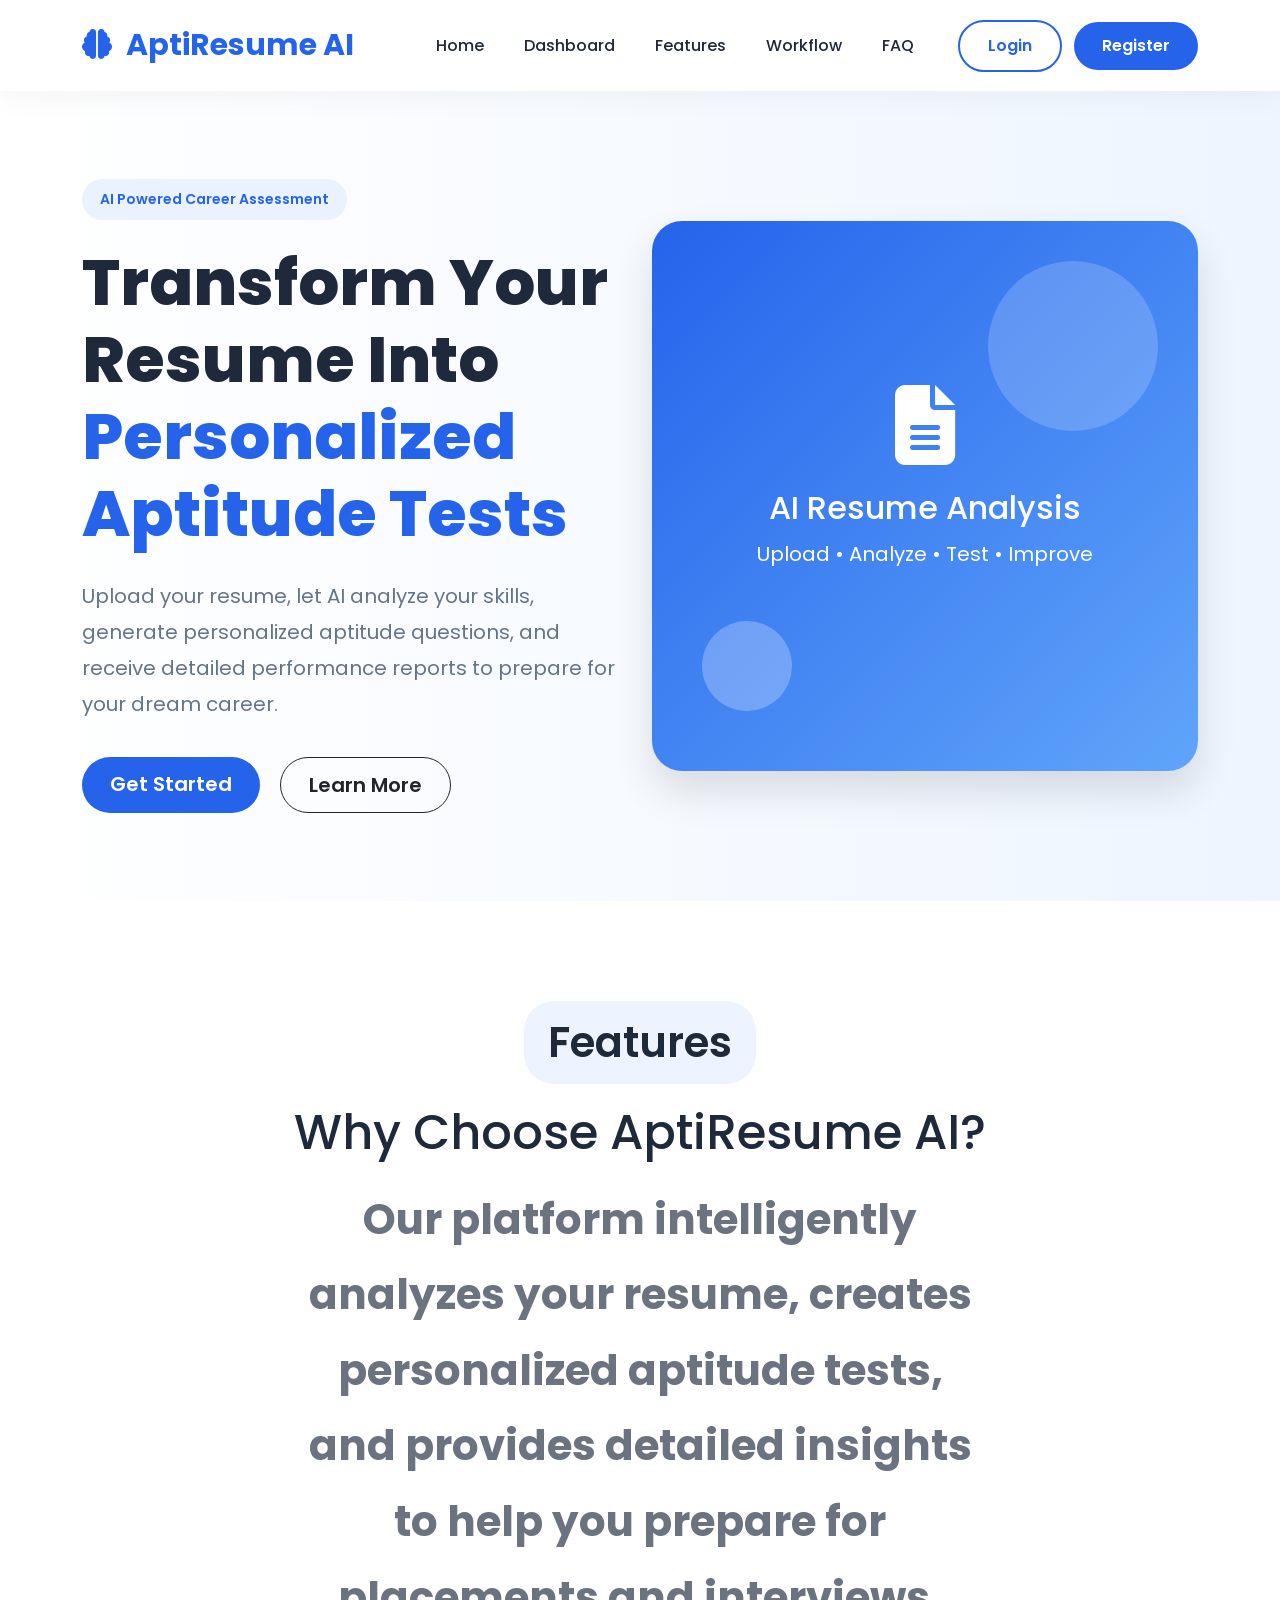
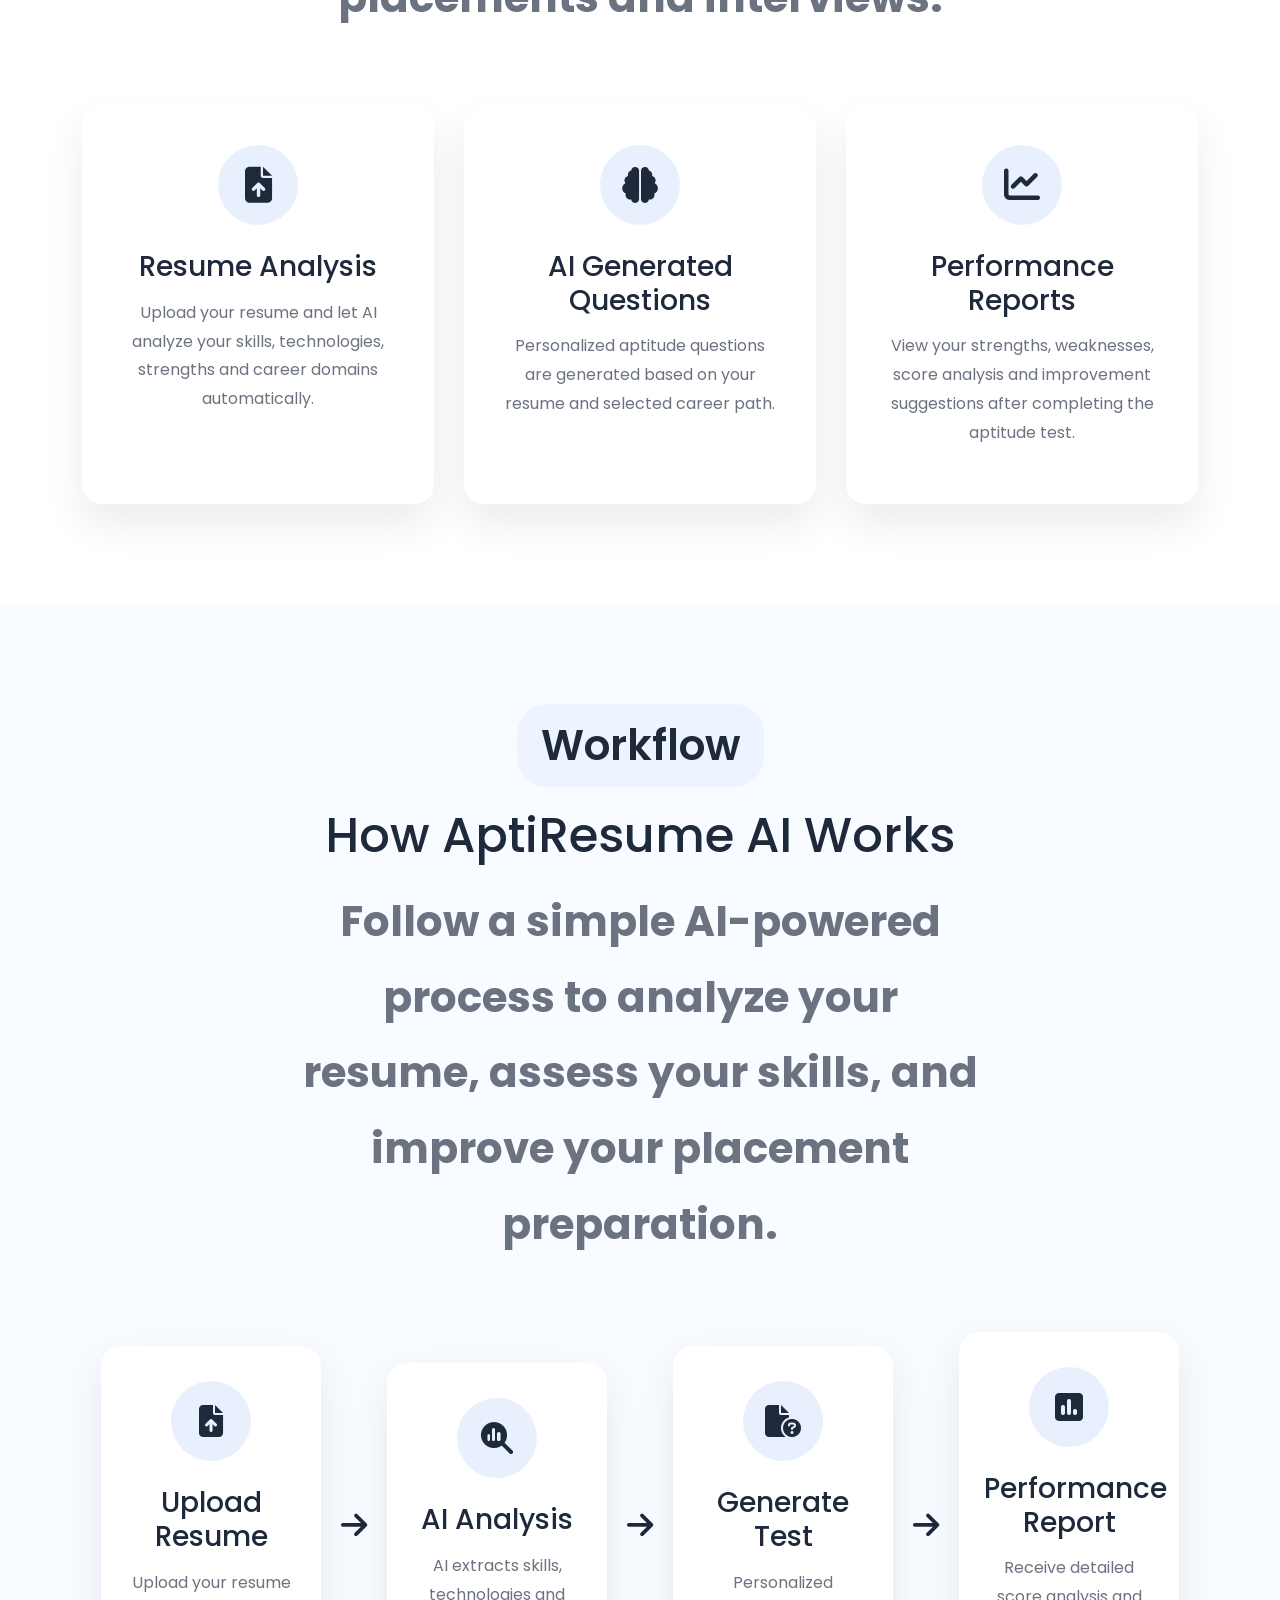
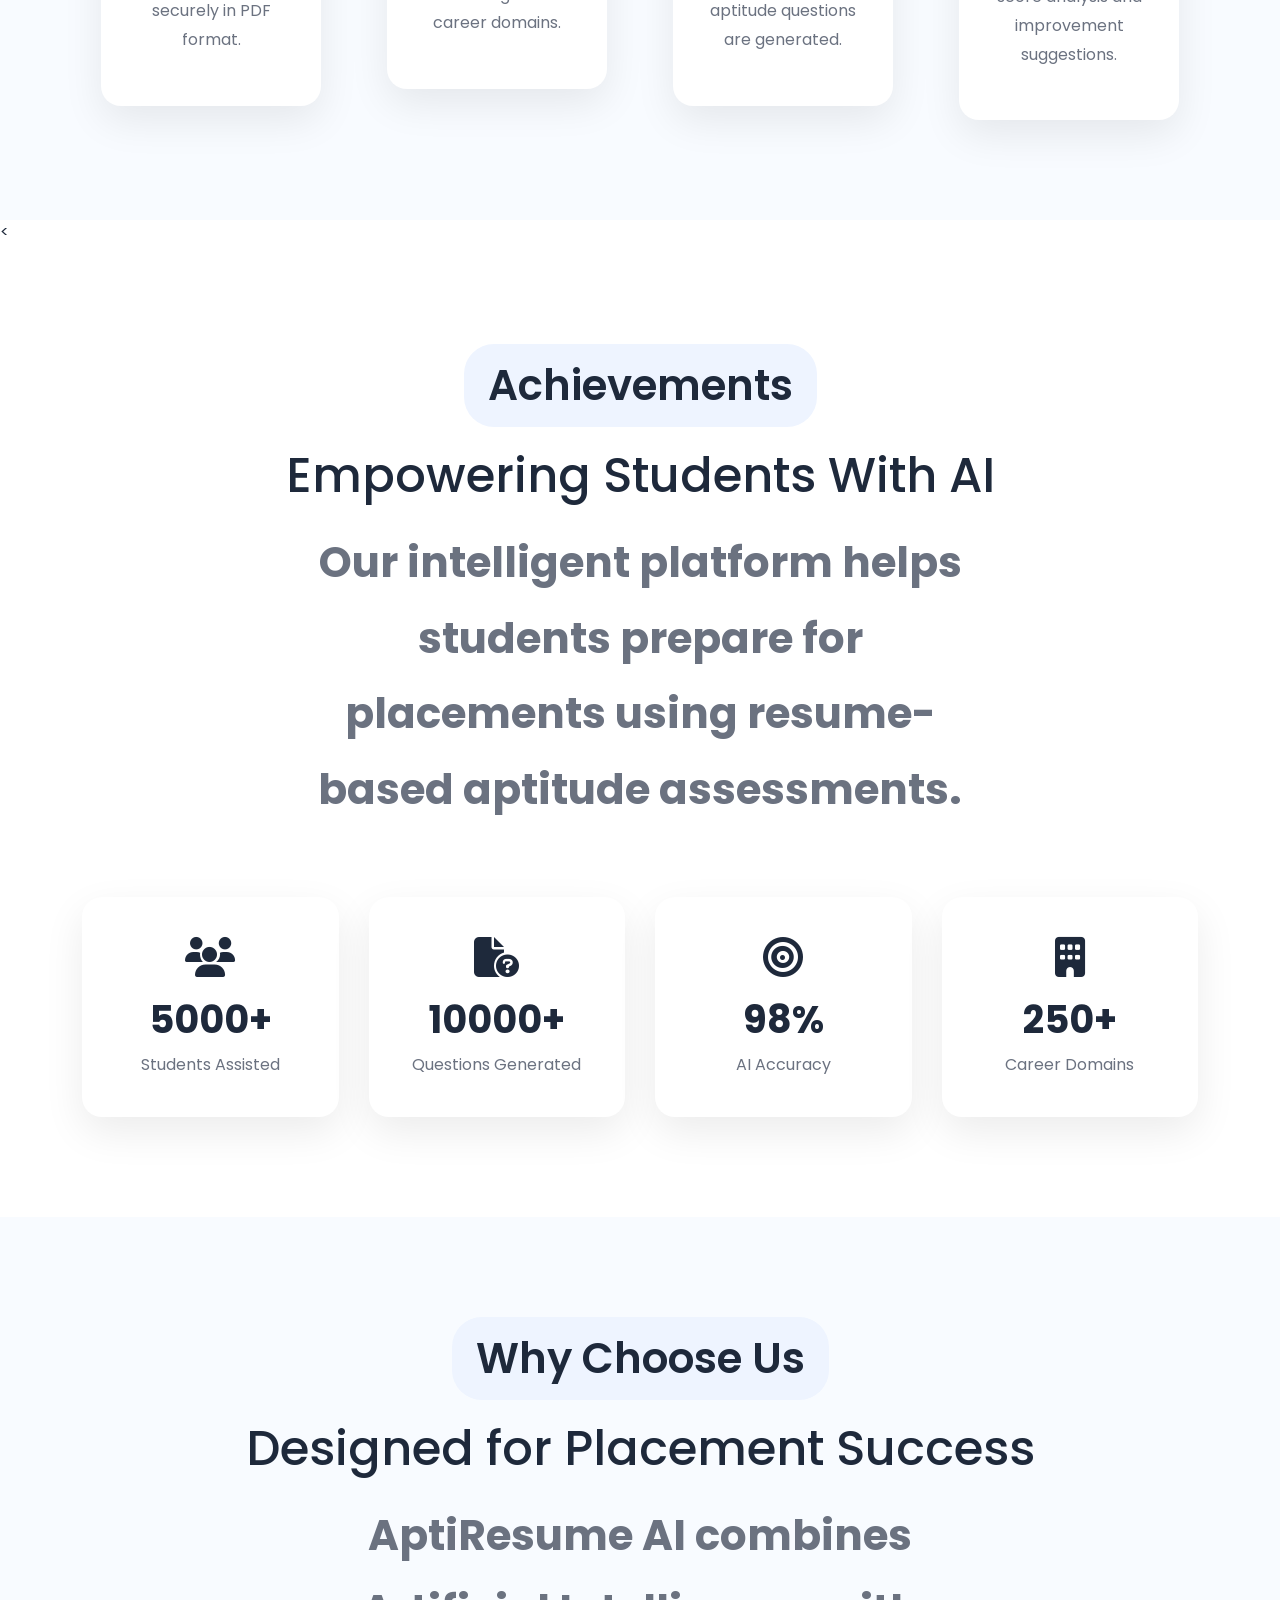
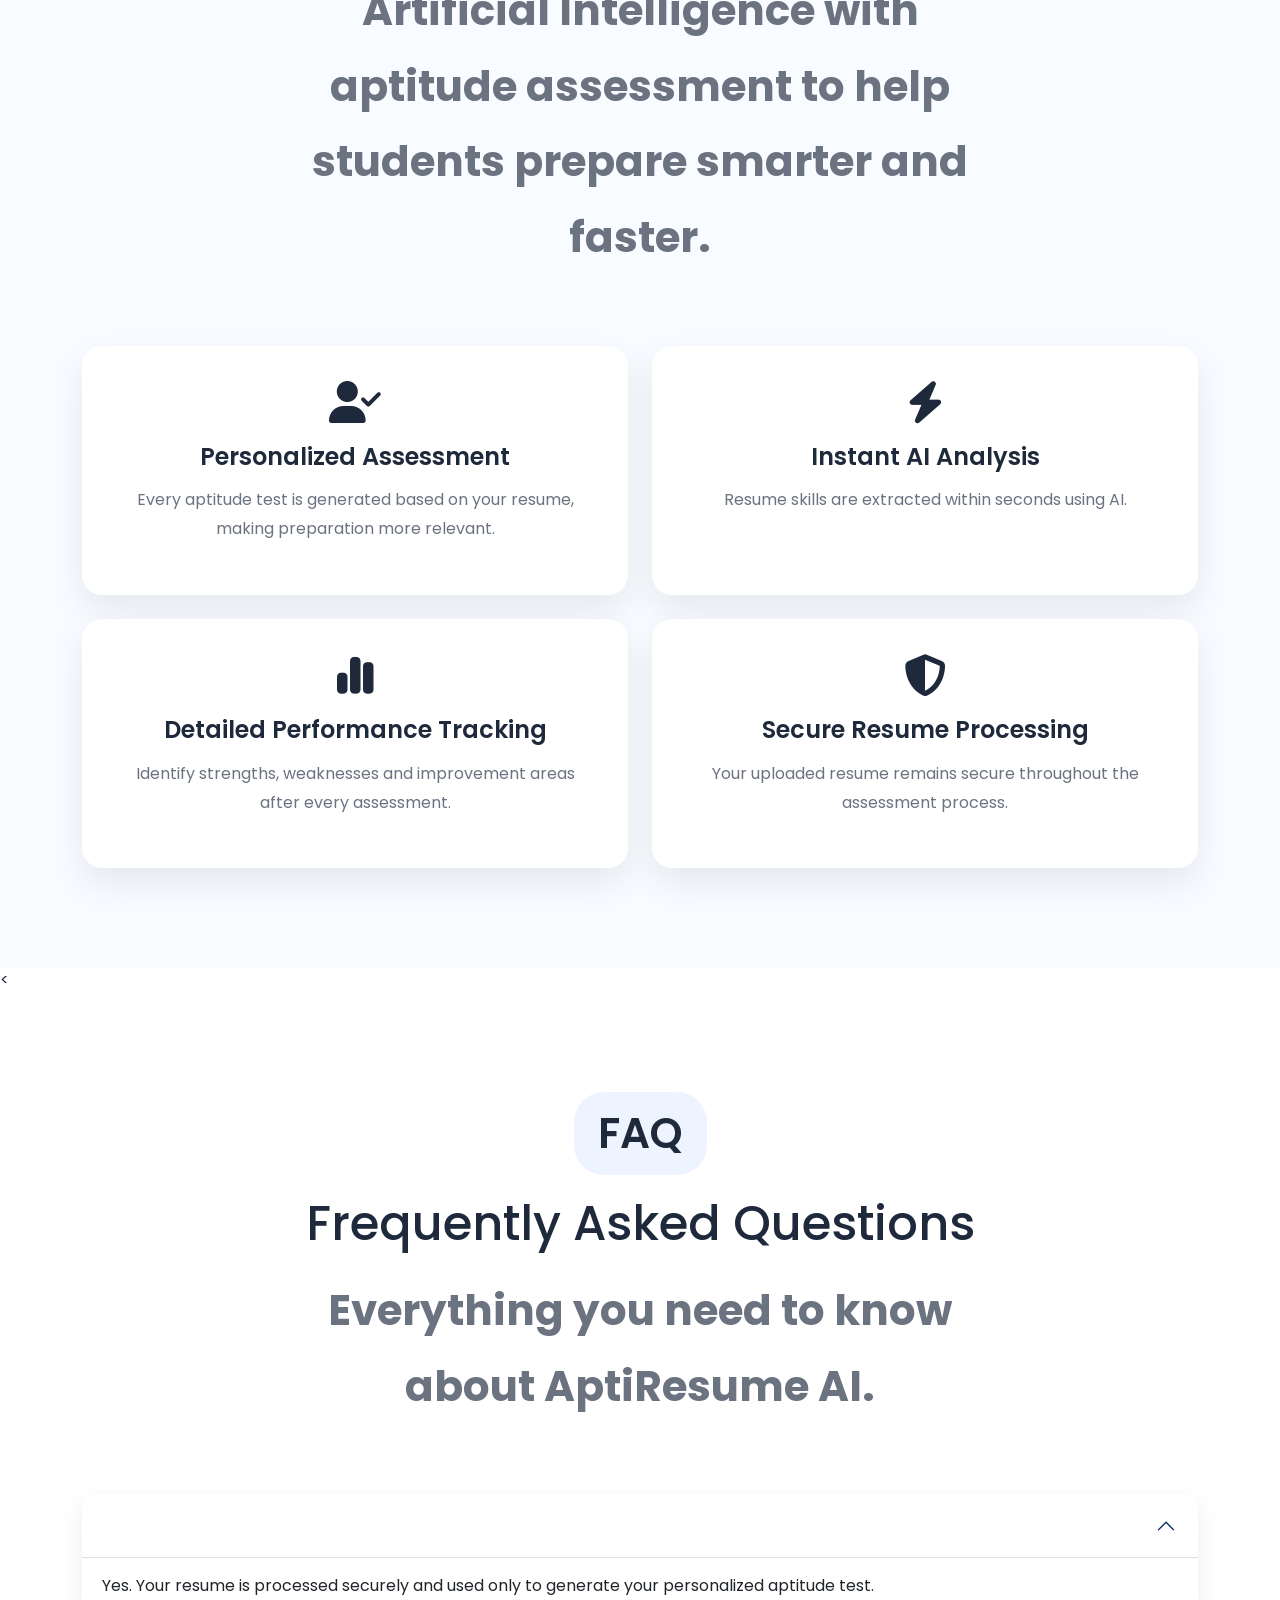
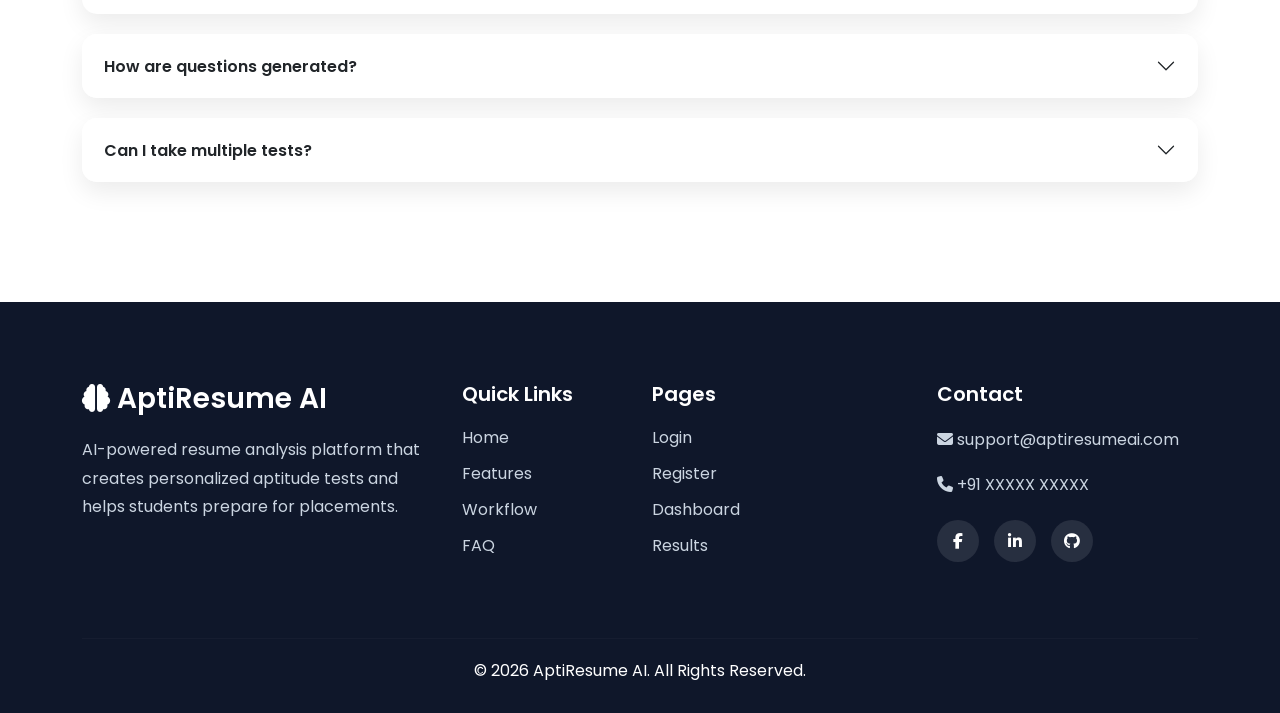
<file: frontend/index.html>
<!DOCTYPE html>
<html lang="en">

<head>

    <!-- Character Encoding -->
    <meta charset="UTF-8">

    <!-- Responsive Website -->
    <meta name="viewport" content="width=device-width, initial-scale=1.0">

    <title>AptiResume AI | Resume Based Aptitude Test</title>

    <!-- Bootstrap CSS -->
    <link href="https://cdn.jsdelivr.net/npm/bootstrap@5.3.3/dist/css/bootstrap.min.css" rel="stylesheet">

    <!-- Google Fonts -->
    <link href="https://fonts.googleapis.com/css2?family=Poppins:wght@300;400;500;600;700;800&display=swap"
        rel="stylesheet">

    <!-- Font Awesome -->
    <link rel="stylesheet"
        href="https://cdnjs.cloudflare.com/ajax/libs/font-awesome/6.5.2/css/all.min.css">

    <!-- Custom CSS -->
    <link rel="stylesheet" href="css/variables.css">
    <link rel="stylesheet" href="css/components.css">
    <link rel="stylesheet" href="css/style.css">
    <link rel="stylesheet" href="css/responsive.css">

</head>

<body>

    <!-- ===========================
         NAVBAR
    ============================ -->

    <nav class="navbar navbar-expand-lg">

        <div class="container">

            <!-- Logo -->

            <a class="navbar-brand" href="index.html">

                <i class="fa-solid fa-brain"></i>

                AptiResume AI

            </a>

            <!-- Mobile Toggle -->

            <button class="navbar-toggler"
                type="button"
                data-bs-toggle="collapse"
                data-bs-target="#navbarMenu">

                <span class="navbar-toggler-icon"></span>

            </button>

            <!-- Navbar Menu -->

            <div class="collapse navbar-collapse"
                id="navbarMenu">

                <ul class="navbar-nav ms-auto">

                    <li class="nav-item">

                      <a class="nav-link active" href="#home">

                            Home

                        </a>

                    </li>

                    <li class="nav-item">
    <a class="nav-link" href="dashboard.html">
        Dashboard
    </a>
</li>

                    <li class="nav-item">

                        <a class="nav-link" href="#features">

                            Features

                        </a>

                    </li>

                    <li class="nav-item">

                        <a class="nav-link" href="#workflow">

                            Workflow

                        </a>

                    </li>

                    <li class="nav-item">

                       <a class="nav-link" href="#faq">
                      FAQ
             </a>

                    </li>

                </ul>

                <div class="ms-lg-4" id="authSection">

                    <a href="login.html"
                        class="btn btn-outline-primary">

                        Login

                    </a>

                    <a href="register.html"
                        class="btn btn-primary ms-2">

                        Register

                    </a>

                </div>

            </div>

        </div>

    </nav>

    <!-- ===========================
         HERO SECTION
    ============================ -->

    <section class="hero" id="home">
        <div class="container">

            <div class="row align-items-center">

                <!-- Left -->

                <div class="col-lg-6">

                    <span class="hero-badge">

                        AI Powered Career Assessment

                    </span>

                    <h1>

                        Transform Your Resume Into

                        <span>

                            Personalized Aptitude Tests

                        </span>

                    </h1>

                    <p>

                        Upload your resume, let AI analyze your skills,
                        generate personalized aptitude questions,
                        and receive detailed performance reports
                        to prepare for your dream career.

                    </p>

                    <div class="hero-buttons">

                       <a href="register.html"
                            class="btn btn-primary btn-lg">

                            Get Started

                        </a>

                        <a href="#features"
                            class="btn btn-outline-dark btn-lg">

                            Learn More

                        </a>

                    </div>

                </div>

                <!-- Right -->

                <div class="col-lg-6">

                    <div class="hero-image">

                        <div class="text-center text-white">

                            <i class="fa-solid fa-file-lines fa-5x mb-4"></i>

                            <h2>

                                AI Resume Analysis

                            </h2>

                            <p class="text-white">

                                Upload • Analyze • Test • Improve

                            </p>

                        </div>

                    </div>

                </div>

            </div>

        </div>

    </section>

    <!-- ===========================
         FEATURES SECTION
    ============================ -->

    <section class="features" id="features">

        <div class="container">

            <div class="section-title">

                <span>Features</span>

                <h2>Why Choose AptiResume AI?</h2>

                <p>

                    Our platform intelligently analyzes your resume,
                    creates personalized aptitude tests,
                    and provides detailed insights to help you prepare
                    for placements and interviews.

                </p>

            </div>

            <div class="feature-grid">

                <!-- Feature 1 -->

                <div class="feature-card">

                    <div class="feature-icon">

                        <i class="fa-solid fa-file-arrow-up"></i>

                    </div>

                    <h3>

                        Resume Analysis

                    </h3>

                    <p>

                        Upload your resume and let AI analyze your skills,
                        technologies, strengths and career domains automatically.

                    </p>

                </div>

                <!-- Feature 2 -->

                <div class="feature-card">

                    <div class="feature-icon">

                        <i class="fa-solid fa-brain"></i>

                    </div>

                    <h3>

                        AI Generated Questions

                    </h3>

                    <p>

                        Personalized aptitude questions are generated
                        based on your resume and selected career path.

                    </p>

                </div>

                <!-- Feature 3 -->

                <div class="feature-card">

                    <div class="feature-icon">

                        <i class="fa-solid fa-chart-line"></i>

                    </div>

                    <h3>

                        Performance Reports

                    </h3>

                    <p>

                        View your strengths, weaknesses,
                        score analysis and improvement suggestions
                        after completing the aptitude test.

                    </p>

                </div>

            </div>

        </div>

    </section>
<!-- ===========================
        WORKFLOW SECTION
=========================== -->

<section class="workflow" id="workflow">

    <div class="container">

        <div class="section-title">

            <span>Workflow</span>

            <h2>How AptiResume AI Works</h2>

            <p>
                Follow a simple AI-powered process to analyze your resume,
                assess your skills, and improve your placement preparation.
            </p>

        </div>

        <div class="workflow-grid">

            <div class="workflow-card">

                <div class="workflow-icon">
                    <i class="fa-solid fa-file-arrow-up"></i>
                </div>

                <h3>Upload Resume</h3>

                <p>
                    Upload your resume securely in PDF format.
                </p>

            </div>

            <div class="workflow-arrow">

                <i class="fa-solid fa-arrow-right"></i>

            </div>

            <div class="workflow-card">

                <div class="workflow-icon">

                    <i class="fa-solid fa-magnifying-glass-chart"></i>

                </div>

                <h3>AI Analysis</h3>

                <p>
                    AI extracts skills, technologies and career domains.
                </p>

            </div>

            <div class="workflow-arrow">

                <i class="fa-solid fa-arrow-right"></i>

            </div>

            <div class="workflow-card">

                <div class="workflow-icon">

                    <i class="fa-solid fa-file-circle-question"></i>

                </div>

                <h3>Generate Test</h3>

                <p>
                    Personalized aptitude questions are generated.
                </p>

            </div>

            <div class="workflow-arrow">

                <i class="fa-solid fa-arrow-right"></i>

            </div>

            <div class="workflow-card">

                <div class="workflow-icon">

                    <i class="fa-solid fa-square-poll-vertical"></i>

                </div>

                <h3>Performance Report</h3>

                <p>
                    Receive detailed score analysis and improvement suggestions.
                </p>

            </div>

        </div>

    </div>

</section>
<!-- ===========================
        STATISTICS SECTION
=========================== -->

<<section class="stats" id="about">

    <div class="container">

        <div class="section-title">

            <span>Achievements</span>

            <h2>Empowering Students With AI</h2>

            <p>

                Our intelligent platform helps students prepare for placements
                using resume-based aptitude assessments.

            </p>

        </div>

        <div class="stats-grid">

            <div class="stat-card">

                <i class="fa-solid fa-users"></i>

                <h2>5000+</h2>

                <p>Students Assisted</p>

            </div>

            <div class="stat-card">

                <i class="fa-solid fa-file-circle-question"></i>

                <h2>10000+</h2>

                <p>Questions Generated</p>

            </div>

            <div class="stat-card">

                <i class="fa-solid fa-bullseye"></i>

                <h2>98%</h2>

                <p>AI Accuracy</p>

            </div>

            <div class="stat-card">

                <i class="fa-solid fa-building"></i>

                <h2>250+</h2>

                <p>Career Domains</p>

            </div>

        </div>

    </div>

</section>
<!-- ===========================
        WHY CHOOSE US
=========================== -->

<section class="why-us">

    <div class="container">

        <div class="section-title">

            <span>Why Choose Us</span>

            <h2>Designed for Placement Success</h2>

            <p>
                AptiResume AI combines Artificial Intelligence with aptitude
                assessment to help students prepare smarter and faster.
            </p>

        </div>

        <div class="row g-4">

            <div class="col-lg-6">

                <div class="why-card">

                    <i class="fa-solid fa-user-check"></i>

                    <h4>Personalized Assessment</h4>

                    <p>
                        Every aptitude test is generated based on your resume,
                        making preparation more relevant.
                    </p>

                </div>

            </div>

            <div class="col-lg-6">

                <div class="why-card">

                    <i class="fa-solid fa-bolt"></i>

                    <h4>Instant AI Analysis</h4>

                    <p>
                        Resume skills are extracted within seconds using AI.
                    </p>

                </div>

            </div>

            <div class="col-lg-6">

                <div class="why-card">

                    <i class="fa-solid fa-chart-simple"></i>

                    <h4>Detailed Performance Tracking</h4>

                    <p>
                        Identify strengths, weaknesses and improvement areas
                        after every assessment.
                    </p>

                </div>

            </div>

            <div class="col-lg-6">

                <div class="why-card">

                    <i class="fa-solid fa-shield-halved"></i>

                    <h4>Secure Resume Processing</h4>

                    <p>
                        Your uploaded resume remains secure throughout the
                        assessment process.
                    </p>

                </div>

            </div>

        </div>

    </div>

</section>
<!-- ===========================
        FAQ SECTION
=========================== -->

<<section class="faq" id="faq">

    <div class="container">

        <div class="section-title">

            <span>FAQ</span>

            <h2>Frequently Asked Questions</h2>

            <p>
                Everything you need to know about AptiResume AI.
            </p>

        </div>

        <div class="accordion" id="faqAccordion">

            <div class="accordion-item">

                <h2 class="accordion-header">

                    <button class="accordion-button" type="button"
                        data-bs-toggle="collapse"
                        data-bs-target="#faq1">

                        Is my resume secure?

                    </button>

                </h2>

                <div id="faq1"
                    class="accordion-collapse collapse show"
                    data-bs-parent="#faqAccordion">

                    <div class="accordion-body">

                        Yes. Your resume is processed securely and used only to generate your personalized aptitude test.

                    </div>

                </div>

            </div>

            <div class="accordion-item">

                <h2 class="accordion-header">

                    <button class="accordion-button collapsed"
                        type="button"
                        data-bs-toggle="collapse"
                        data-bs-target="#faq2">

                        How are questions generated?

                    </button>

                </h2>

                <div id="faq2"
                    class="accordion-collapse collapse"
                    data-bs-parent="#faqAccordion">

                    <div class="accordion-body">

                        Our AI analyzes your resume, extracts skills, and generates aptitude questions tailored to your profile.

                    </div>

                </div>

            </div>

            <div class="accordion-item">

                <h2 class="accordion-header">

                    <button class="accordion-button collapsed"
                        type="button"
                        data-bs-toggle="collapse"
                        data-bs-target="#faq3">

                        Can I take multiple tests?

                    </button>

                </h2>

                <div id="faq3"
                    class="accordion-collapse collapse"
                    data-bs-parent="#faqAccordion">

                    <div class="accordion-body">

                        Yes. You can upload updated resumes and generate new personalized tests anytime.

                    </div>

                </div>

            </div>

        </div>

    </div>

</section>

<!-- ===========================
        FOOTER
=========================== -->

<footer class="footer">

    <div class="container">

        <div class="row">

            <!-- Logo -->

            <div class="col-lg-4 mb-4">

                <h3>

                    <i class="fa-solid fa-brain"></i>

                    AptiResume AI

                </h3>

                <p>

                    AI-powered resume analysis platform that creates
                    personalized aptitude tests and helps students
                    prepare for placements.

                </p>

            </div>

            <!-- Quick Links -->

            <div class="col-lg-2 mb-4">

                <h5>Quick Links</h5>

                <ul class="footer-links">

                    <li><a href="#home">Home</a></li>

                    <li><a href="#features">Features</a></li>

                    <li><a href="#workflow">Workflow</a></li>

                    <li><a href="#faq">FAQ</a></li>

                </ul>

            </div>

            <!-- Pages -->

            <div class="col-lg-3 mb-4">

                <h5>Pages</h5>

                <ul class="footer-links">

                    <li><a href="login.html">Login</a></li>

                    <li><a href="register.html">Register</a></li>

                    <li><a href="#">Dashboard</a></li>

                    <li><a href="#">Results</a></li>

                </ul>

            </div>

            <!-- Contact -->

            <div class="col-lg-3 mb-4">

                <h5>Contact</h5>

                <p>

                    <i class="fa-solid fa-envelope"></i>

                    support@aptiresumeai.com

                </p>

                <p>

                    <i class="fa-solid fa-phone"></i>

                    +91 XXXXX XXXXX

                </p>

                <div class="social-icons">

                    <a href="#"><i class="fab fa-facebook-f"></i></a>

                    <a href="#"><i class="fab fa-linkedin-in"></i></a>

                    <a href="#"><i class="fab fa-github"></i></a>

                </div>

            </div>

        </div>

        <hr>

        <div class="text-center">

            © 2026 AptiResume AI. All Rights Reserved.

        </div>

    </div>

</footer>
    <!-- Bootstrap JS -->

    <script src="https://cdn.jsdelivr.net/npm/bootstrap@5.3.3/dist/js/bootstrap.bundle.min.js"></script>

    <!-- Main JS -->

    <script src="js/auth.js"></script>
    <script src="js/main.js"></script>

</body>

</html>
</file>
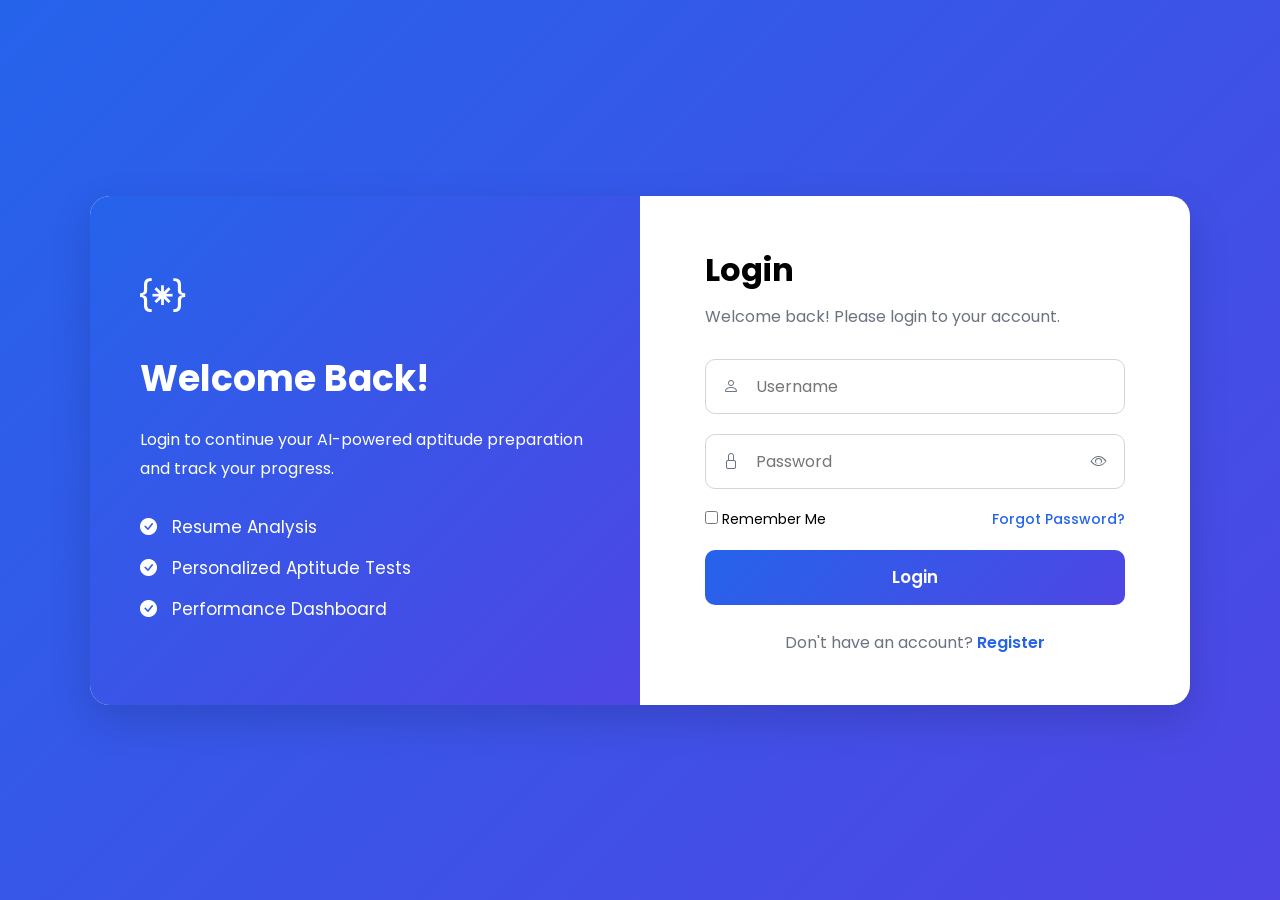
<file: frontend/aptitude-test.html>
<!DOCTYPE html>
<html lang="en">

<head>

    <meta charset="UTF-8">

    <meta name="viewport"
          content="width=device-width, initial-scale=1.0">

    <title>Aptitude Test | AptiResume AI</title>

    <!-- Google Font -->

    <link rel="preconnect"
          href="https://fonts.googleapis.com">

    <link rel="preconnect"
          href="https://fonts.gstatic.com"
          crossorigin>

    <link href="https://fonts.googleapis.com/css2?family=Poppins:wght@300;400;500;600;700&display=swap"
          rel="stylesheet">

    <!-- CSS -->

    <link rel="stylesheet"
          href="css/aptitude-test.css">

</head>

<body>

    <!-- ===========================
            HEADER
    ============================ -->

    <header class="test-header">

        <div class="logo">

            <h1>AptiResume AI</h1>

            <p>AI Personalized Assessment</p>

        </div>

        <div class="timer-container">

            <span>Time Remaining</span>

            <h2 id="timer">30:00</h2>

        </div>

    </header>



    <!-- ===========================
            CANDIDATE INFO
    ============================ -->

    <section class="candidate-card">

        <div class="candidate-left">

            <div class="profile-circle">

                👤

            </div>

            <div>

                <h2 id="candidateName">

                    Loading profile...

                </h2>

                <p>

                    Resume Based AI Assessment

                </p>

            </div>

        </div>


        <div class="candidate-right">

            <div class="info-box">

                <h4>Questions</h4>

                <span id="totalQuestions">

                    15

                </span>

            </div>

            <div class="info-box">

                <h4>Assessment</h4>
<span id="difficulty">
    Resume Based AI Test
</span>

            </div>

            <div class="info-box">

                <h4>Resume Skills</h4>

                <span id="skills">

                    HTML • CSS • JavaScript

                </span>

            </div>

        </div>

    </section>



    <!-- ===========================
            MAIN CONTAINER
    ============================ -->

    <main class="assessment-container">



        <!-- ===========================
                LEFT PANEL
        ============================ -->

        <section class="left-panel">


            <div class="question-top">

                <div>

                    <h3>

                        Question

                        <span id="questionNumber">

                            1

                        </span>

                        /

                        <span id="questionCount">

                            15

                        </span>

                    </h3>

                </div>

            </div>


            <!-- Progress -->

            <div class="progress-section">

                <div class="progress-bar">

                    <div id="progressFill"></div>

                </div>

            </div>



            <!-- AI Badge -->

            <div class="ai-badge">

                🤖 AI Generated Question

            </div>



            <!-- Question Card -->

            <div class="question-card">

                <h2 id="questionText">

                    Loading Question...

                </h2>

            </div>



            <!-- Options -->

            <div id="optionsContainer" class="options">

                <!-- JS will generate options -->

            </div>



            <!-- Navigation -->

            <div class="navigation">

                <button id="prevBtn">

                    ← Previous

                </button>

                <button id="reviewBtn">

                    Mark Review

                </button>

                <button id="nextBtn">

                    Next →

                </button>

            </div>

        </section>



        <!-- ===========================
                RIGHT PANEL
        ============================ -->

        <aside class="right-panel">

                        <!-- ===========================
                    QUESTION PALETTE
            ============================ -->

            <div class="sidebar-card">

                <h3>Question Palette</h3>

                <div id="questionPalette">

                    <!-- Generated by JavaScript -->

                </div>

            </div>


            <!-- ===========================
                    PROGRESS SUMMARY
            ============================ -->

            <div class="sidebar-card">

                <h3>Assessment Progress</h3>

                <div class="progress-summary">

                    <div class="summary-item">

                        <span>Answered</span>

                        <span id="answeredCount">0</span>

                    </div>

                    <div class="summary-item">

                        <span>Marked for Review</span>

                        <span id="reviewCount">0</span>

                    </div>

                    <div class="summary-item">

                        <span>Remaining</span>

                        <span id="remainingCount">15</span>

                    </div>

                </div>

            </div>


            <!-- ===========================
                    LEGEND
            ============================ -->

            <div class="sidebar-card">

                <h3>Status Legend</h3>

                <div class="legend">

                    <div class="legend-item">

                        <span class="legend-color answered"></span>

                        <span>Answered</span>

                    </div>

                    <div class="legend-item">

                        <span class="legend-color review"></span>

                        <span>Marked for Review</span>

                    </div>

                    <div class="legend-item">

                        <span class="legend-color current"></span>

                        <span>Current Question</span>

                    </div>

                    <div class="legend-item">

                        <span class="legend-color unanswered"></span>

                        <span>Not Answered</span>

                    </div>

                </div>

            </div>


            <!-- ===========================
                    SUBMIT BUTTON
            ============================ -->

            <button id="submitBtn">

                🚀 Submit Assessment

            </button>

        </aside>

    </main>



    <!-- ===========================
            SUBMIT MODAL
    ============================ -->

    <div id="submitModal" class="modal">

        <div class="modal-content">

            <h2>

                Submit Assessment?

            </h2>

            <p>

                Please review your answers before submitting.

            </p>

            <div class="modal-buttons">

                <button id="cancelSubmit">

                    Continue Test

                </button>

                <button id="confirmSubmit">

                    Submit

                </button>

            </div>

        </div>

    </div>



    <script src="js/auth.js"></script>
    <script src="js/aptitude-test.js"></script>

</body>

</html>
</html>
</file>
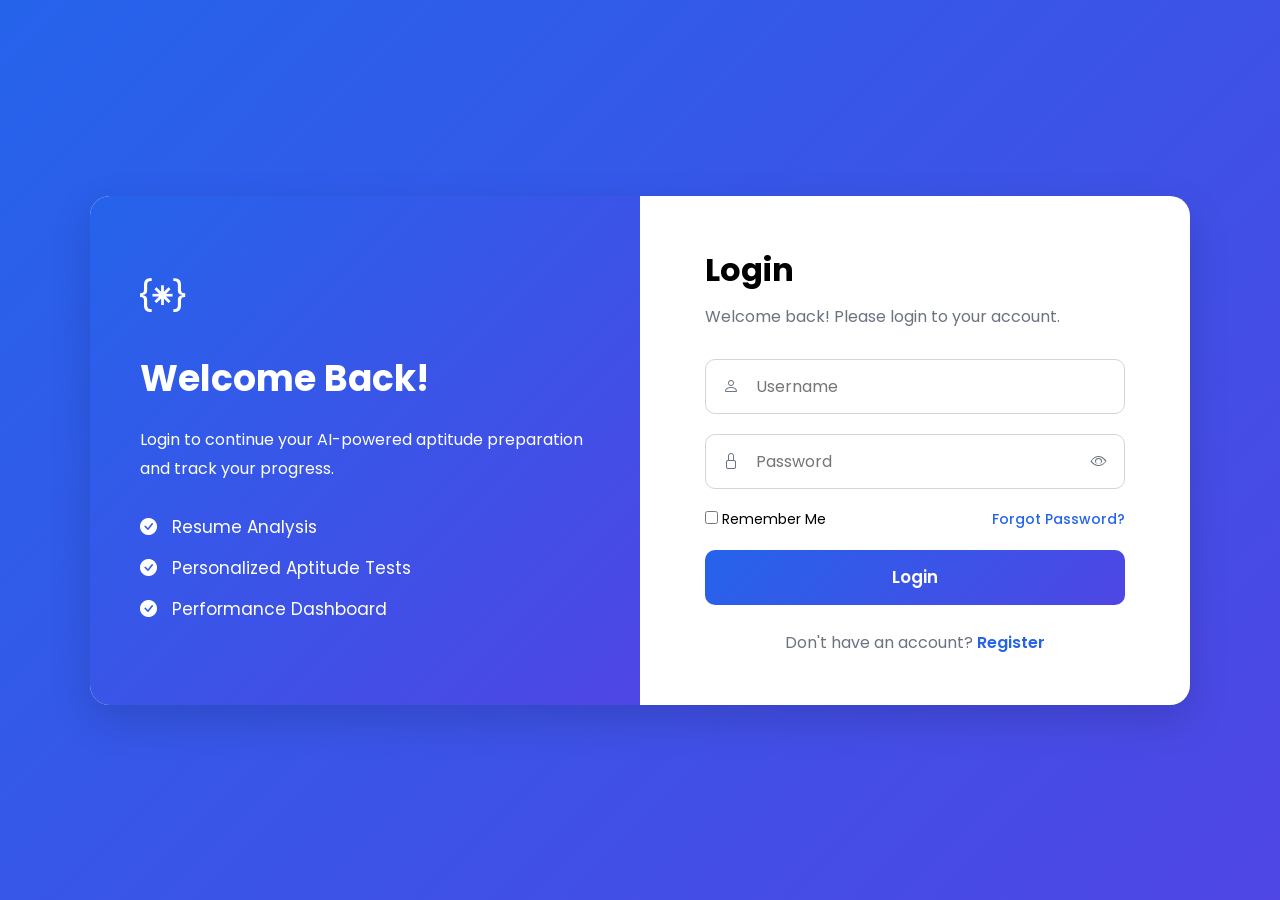
<file: frontend/dashboard.html>
<!DOCTYPE html>
<html lang="en">

<head>

    <meta charset="UTF-8">

    <meta name="viewport" content="width=device-width, initial-scale=1.0">

    <title>Dashboard | AptiResume AI</title>

    <!-- Google Font -->

    <link rel="preconnect" href="https://fonts.googleapis.com">

    <link rel="preconnect" href="https://fonts.gstatic.com" crossorigin>

    <link href="https://fonts.googleapis.com/css2?family=Poppins:wght@300;400;500;600;700&display=swap"
        rel="stylesheet">

    <!-- Bootstrap -->

    <link href="https://cdn.jsdelivr.net/npm/bootstrap@5.3.3/dist/css/bootstrap.min.css"
        rel="stylesheet">

    <!-- Bootstrap Icons -->

    <link rel="stylesheet"
        href="https://cdn.jsdelivr.net/npm/bootstrap-icons@1.11.3/font/bootstrap-icons.min.css">

    <!-- CSS -->

    <link rel="stylesheet" href="css/dashboard.css">

</head>

<body>

    <!-- =========================
         Navbar
    ========================== -->

    <nav class="navbar navbar-expand-lg bg-white shadow-sm sticky-top">

        <div class="container">

            <a class="navbar-brand fw-bold text-primary"
                href="index.html">

                AptiResume AI

            </a>

            <button class="navbar-toggler"
                type="button"
                data-bs-toggle="collapse"
                data-bs-target="#navbarNav">

                <span class="navbar-toggler-icon"></span>

            </button>

            <div class="collapse navbar-collapse"
                id="navbarNav">

                <ul class="navbar-nav mx-auto">

                    <li class="nav-item">

                        <a class="nav-link"
                            href="index.html">

                            Home

                        </a>

                    </li>

                    <li class="nav-item">

                        <a class="nav-link active"
                            href="dashboard.html">

                            Dashboard

                        </a>

                    </li>

                    <li class="nav-item">

                        <a class="nav-link"
                            href="index.html#features">

                            Features

                        </a>

                    </li>

                    <li class="nav-item">

                        <a class="nav-link"
                            href="index.html#workflow">

                            Workflow

                        </a>

                    </li>

                    <li class="nav-item">

                        <a class="nav-link"
                            href="index.html#faq">

                            FAQ

                        </a>

                    </li>

                </ul>

                <!-- Login/Profile -->

                <div id="authSection"></div>

            </div>

        </div>

    </nav>

    <!-- =========================
          Dashboard
    ========================== -->

    <div class="dashboard">

        <h1 id="welcomeText">

            Welcome 👋

        </h1>

        <p>

            Choose an option to continue.

        </p>

        <div class="card-container">

            <div class="card" id="uploadResume">

                <i class="bi bi-file-earmark-arrow-up"></i>

                <h3>

                    Upload Resume

                </h3>

            </div>

            <div class="card">

                <i class="bi bi-patch-question"></i>

                <h3>

                    Generate Test

                </h3>

            </div>

            <div class="card">

                <i class="bi bi-bar-chart"></i>

                <h3>

                    View Results

                </h3>

            </div>

            <div class="card" id="logoutCard">

                <i class="bi bi-box-arrow-right"></i>

                <h3>

                    Logout

                </h3>

            </div>

        </div>

    </div>

    <!-- Bootstrap -->

    <script src="https://cdn.jsdelivr.net/npm/bootstrap@5.3.3/dist/js/bootstrap.bundle.min.js"></script>

    <script src="js/auth.js"></script>

    <!-- Main JS -->

    <script src="js/main.js"></script>

    <!-- Dashboard JS -->

    <script src="js/dashboard.js"></script>

</body>

</html>
</file>
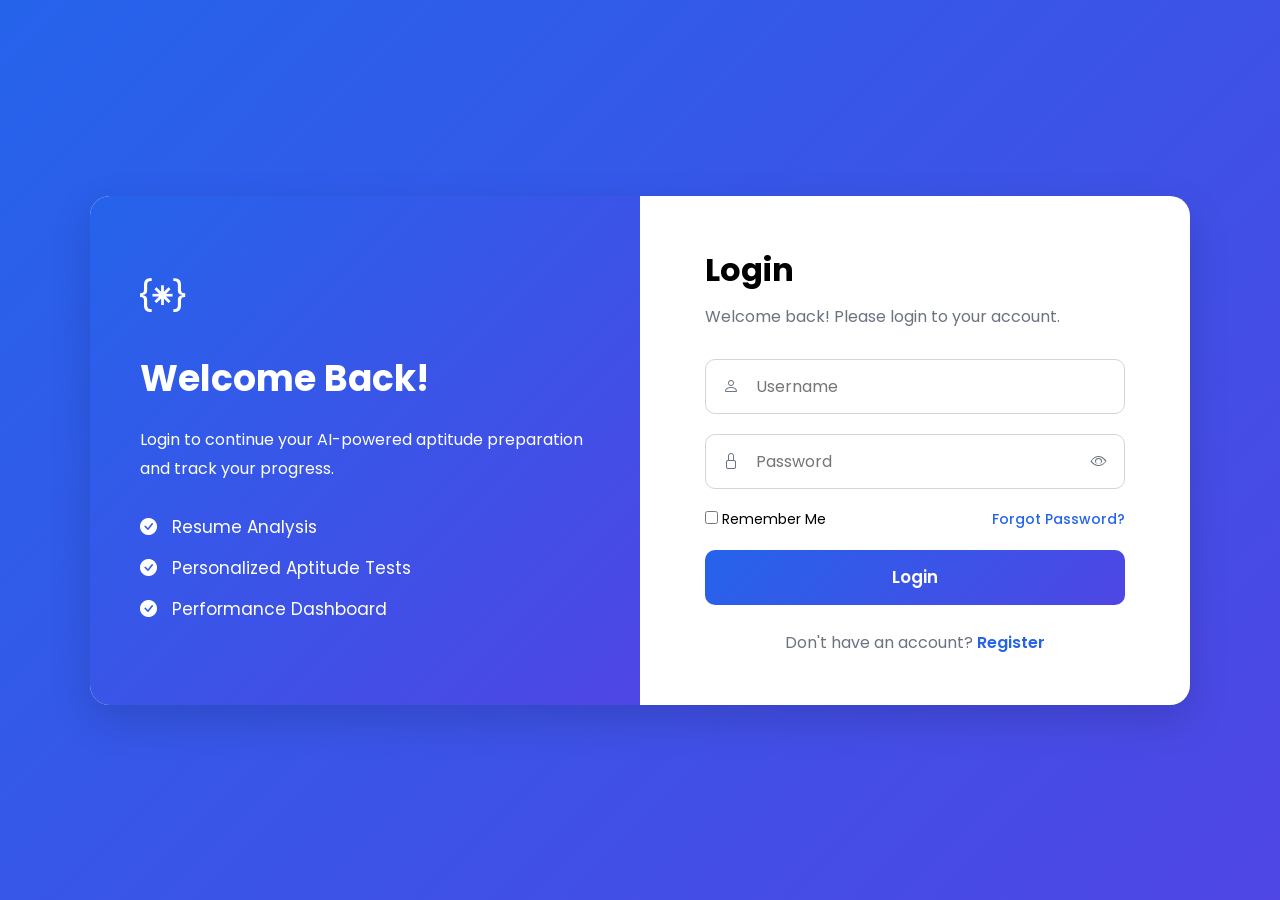
<file: frontend/login.html>
<!DOCTYPE html>
<html lang="en">

<head>

    <meta charset="UTF-8">

    <meta name="viewport" content="width=device-width, initial-scale=1.0">

    <title>Login | AptiResume AI</title>

    <!-- Google Font -->

    <link rel="preconnect" href="https://fonts.googleapis.com">

    <link rel="preconnect" href="https://fonts.gstatic.com" crossorigin>

    <link href="https://fonts.googleapis.com/css2?family=Poppins:wght@300;400;500;600;700&display=swap"
        rel="stylesheet">

    <!-- Bootstrap Icons -->

    <link rel="stylesheet"
        href="https://cdn.jsdelivr.net/npm/bootstrap-icons@1.11.3/font/bootstrap-icons.min.css">

    <!-- CSS -->

    <link rel="stylesheet" href="css/login.css">

</head>

<body>

    <div class="container">

        <!-- Left Section -->

        <div class="left-section">

            <div class="logo">

                <i class="bi bi-braces-asterisk"></i>

            </div>

            <h1>Welcome Back!</h1>

            <p>

                Login to continue your AI-powered aptitude preparation
                and track your progress.

            </p>

            <ul class="features-list">

                <li>
                    <i class="bi bi-check-circle-fill"></i>
                    Resume Analysis
                </li>

                <li>
                    <i class="bi bi-check-circle-fill"></i>
                    Personalized Aptitude Tests
                </li>

                <li>
                    <i class="bi bi-check-circle-fill"></i>
                    Performance Dashboard
                </li>

            </ul>

        </div>

        <!-- Right Section -->

        <div class="right-section">

            <div class="login-box">

                <h2>Login</h2>

                <p>Welcome back! Please login to your account.</p>
                     <form id="loginForm">

   <!-- Username -->
<div class="input-box">
    <i class="bi bi-person"></i>

    <input
        type="text"
        id="username"
        placeholder="Username"
        required>
</div>

    <!-- Password -->

    <div class="input-box">

        <i class="bi bi-lock"></i>

        <input
            type="password"
            id="password"
            placeholder="Password"
            required>

        <i class="bi bi-eye toggle-password"></i>

    </div>

    <!-- Remember Me -->

    <div class="remember-forgot">

        <label>

            <input type="checkbox">

            Remember Me

        </label>

        <a href="reset-password.html" class="forgot-link">
    Forgot Password?
</a>

    </div>

    <!-- Login Button -->

    <button type="submit" class="btn-login">

        Login

    </button>

</form>

<div class="bottom-text">

    Don't have an account?

    <a href="register.html">

        Register

    </a>

</div>
            </div>

        </div>

    </div>
<script src="js/login.js"></script>
</body>

</html>
</file>
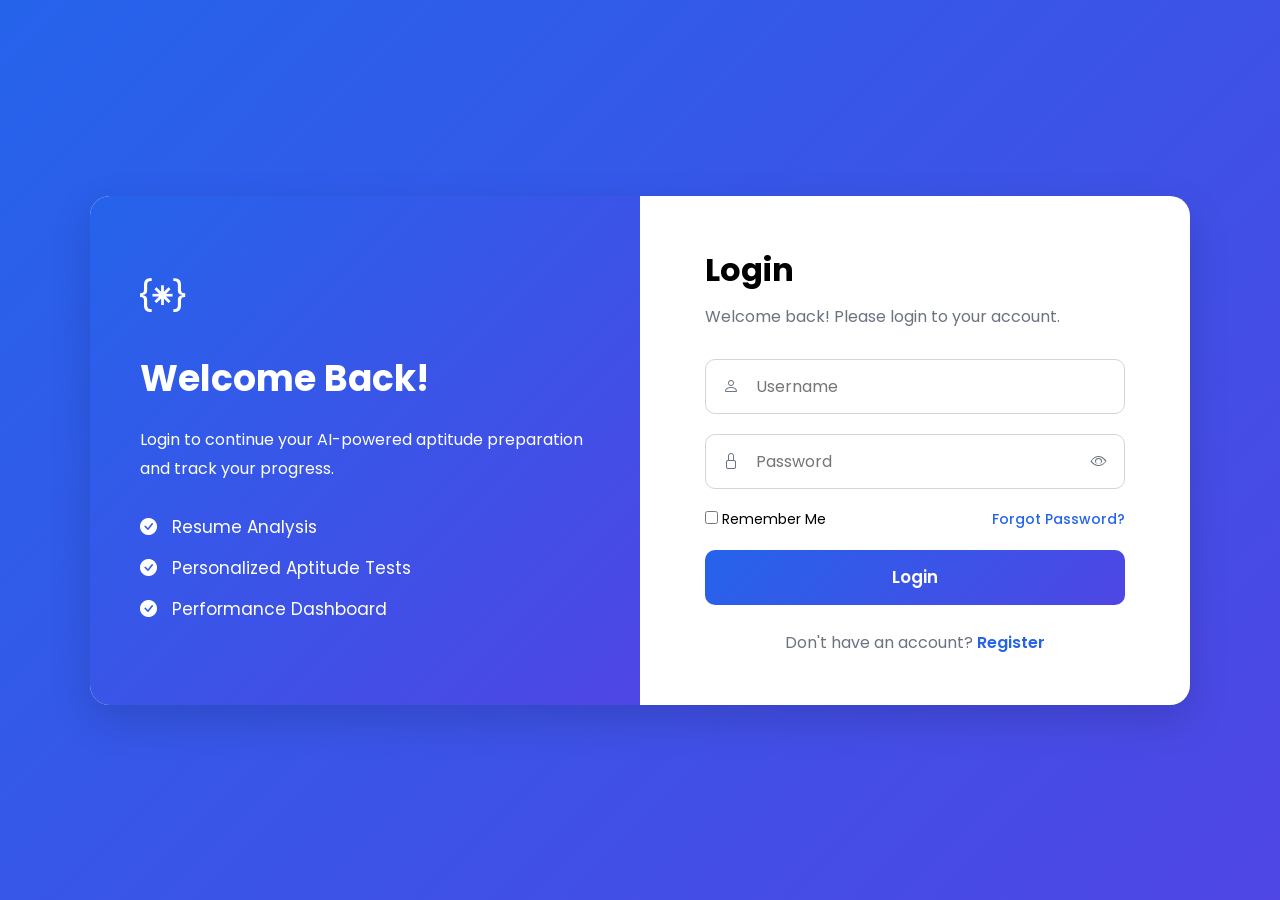
<file: frontend/profile.html>
<!DOCTYPE html>
<html lang="en">

<head>

    <meta charset="UTF-8">

    <meta name="viewport" content="width=device-width, initial-scale=1.0">

    <title>My Profile | AptiResume AI</title>

    <!-- Google Font -->

    <link rel="preconnect" href="https://fonts.googleapis.com">

    <link rel="preconnect" href="https://fonts.gstatic.com" crossorigin>

    <link href="https://fonts.googleapis.com/css2?family=Poppins:wght@300;400;500;600;700&display=swap"
        rel="stylesheet">

    <!-- Bootstrap -->

    <link href="https://cdn.jsdelivr.net/npm/bootstrap@5.3.3/dist/css/bootstrap.min.css"
        rel="stylesheet">

    <!-- Bootstrap Icons -->

    <link rel="stylesheet"
        href="https://cdn.jsdelivr.net/npm/bootstrap-icons@1.11.3/font/bootstrap-icons.min.css">

    <!-- CSS -->

    <link rel="stylesheet" href="css/profile.css">

</head>

<body>

    <!-- =========================
            Navbar
    ========================== -->

    <nav class="navbar navbar-expand-lg bg-white shadow-sm sticky-top">

        <div class="container">

            <a class="navbar-brand fw-bold text-primary"
                href="index.html">

                AptiResume AI

            </a>

            <button class="navbar-toggler"
                type="button"
                data-bs-toggle="collapse"
                data-bs-target="#navbarNav">

                <span class="navbar-toggler-icon"></span>

            </button>

            <div class="collapse navbar-collapse"
                id="navbarNav">

                <ul class="navbar-nav mx-auto">

                    <li class="nav-item">
                        <a class="nav-link" href="index.html">Home</a>
                    </li>

                    <li class="nav-item">
                        <a class="nav-link" href="dashboard.html">Dashboard</a>
                    </li>

                    <li class="nav-item">
                        <a class="nav-link" href="index.html#features">Features</a>
                    </li>

                    <li class="nav-item">
                        <a class="nav-link" href="index.html#workflow">Workflow</a>
                    </li>

                    <li class="nav-item">
                        <a class="nav-link" href="index.html#faq">FAQ</a>
                    </li>

                </ul>

                <div id="authSection"></div>

            </div>

        </div>

    </nav>

    <!-- =========================
            Profile
    ========================== -->

    <div class="profile-container">

        <!-- Left -->

        <div class="profile-card">

            <img src="https://i.pravatar.cc/200"
                id="profileImage">

            <input
                type="file"
                id="imageInput"
                hidden>

            <button id="changePhoto">

                <i class="bi bi-camera-fill"></i>

                Change Photo

            </button>

            <h2 id="profileName">

                User Name

            </h2>

            <p id="profileEmail">

                user@email.com

            </p>

        </div>

        <!-- Right -->

        <div class="details-card">

            <h3>General Information</h3>

            <div class="row">

                <div class="col-md-6">

                    <label>Full Name</label>

                    <input
                        type="text"
                        id="fullName">

                </div>

                <div class="col-md-6">

                    <label>Email</label>

                    <input
                        type="email"
                        id="email"
                        readonly>

                </div>

                <div class="col-md-6">

                    <label>College</label>

                    <input
                        type="text"
                        id="college">

                </div>

                <div class="col-md-6">

                    <label>Branch</label>

                    <input
                        type="text"
                        id="branch">

                </div>

                <div class="col-md-6">

                    <label>Year</label>

                    <input
                        type="text"
                        id="year">

                </div>

            </div>

            <hr>

            <h3>Resume</h3>

            <p>

                📄 Resume Uploaded

            </p>

            <button class="btn btn-primary">

                Upload New Resume

            </button>

            <hr>

            <h3>Statistics</h3>

            <ul>

                <li>Tests Attempted : <span id="tests">0</span></li>

                <li>Highest Score : <span id="highest">0%</span></li>

                <li>Average Score : <span id="average">0%</span></li>

            </ul>

            <hr>

            <h3>Security</h3>

            <a href="reset-password.html"
class="btn btn-warning">

Reset Password

</a>

            <br><br>

            <button
                class="btn btn-success"
                id="saveProfile">

                Save Changes

            </button>

        </div>

    </div>

    <script src="https://cdn.jsdelivr.net/npm/bootstrap@5.3.3/dist/js/bootstrap.bundle.min.js"></script>

    <script src="js/auth.js"></script>
    <script src="js/main.js"></script>

    <script src="js/profile.js"></script>

</body>

</html>
</file>
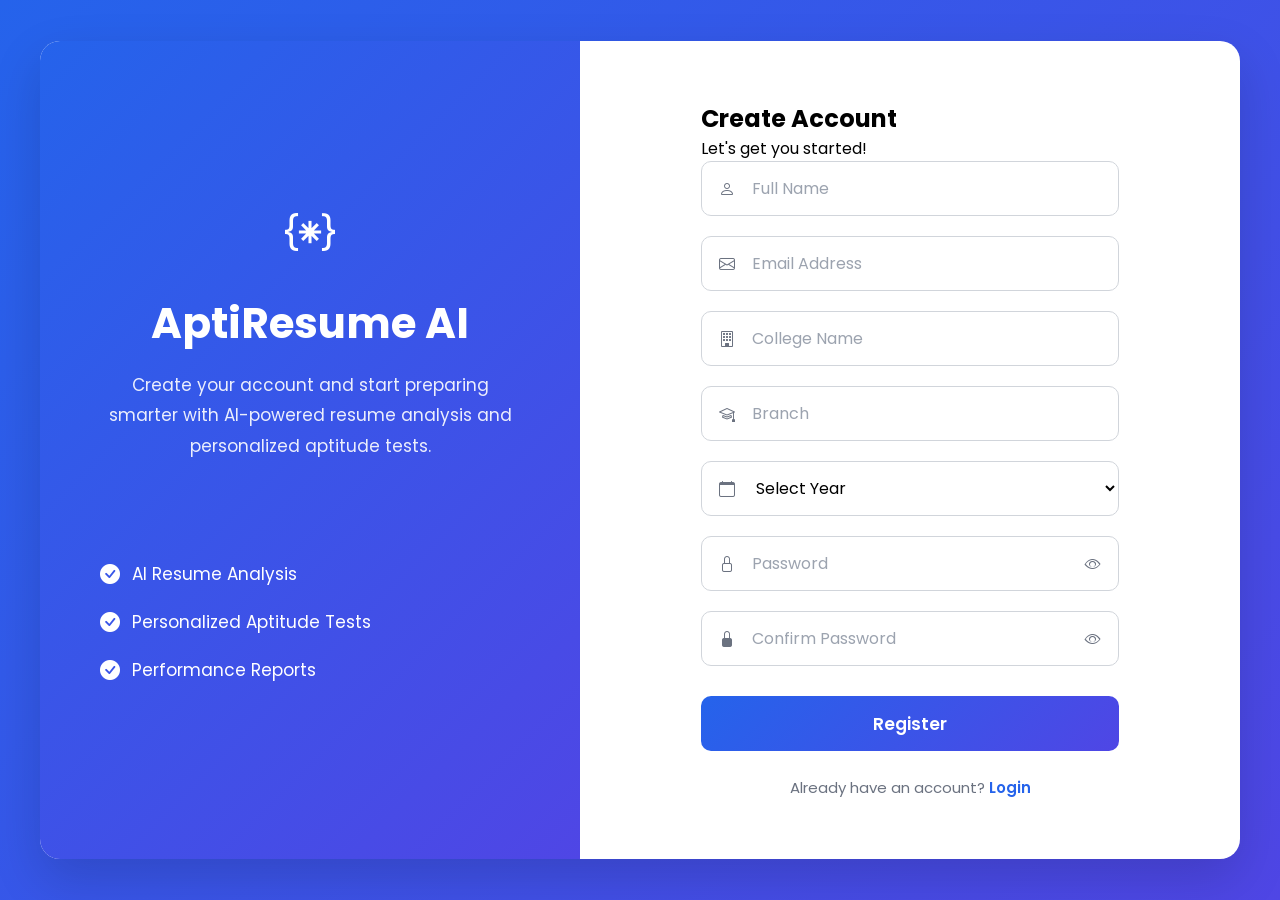
<file: frontend/register.html>
<!DOCTYPE html>
<html lang="en">

<head>

    <meta charset="UTF-8">
    <meta name="viewport" content="width=device-width, initial-scale=1.0">

    <title>Register | AptiResume AI</title>

    <!-- Google Font -->
    <link rel="preconnect" href="https://fonts.googleapis.com">
    <link rel="preconnect" href="https://fonts.gstatic.com" crossorigin>

    <link href="https://fonts.googleapis.com/css2?family=Poppins:wght@300;400;500;600;700&display=swap"
        rel="stylesheet">

    <!-- Bootstrap Icons -->
    <link rel="stylesheet"
        href="https://cdn.jsdelivr.net/npm/bootstrap-icons@1.11.3/font/bootstrap-icons.min.css">

    <!-- CSS -->
    <link rel="stylesheet" href="css/register.css">

</head>

<body>

    <div class="container">

        <!-- Left Section -->

        <div class="left-section">

            <div class="logo">

                <i class="bi bi-braces-asterisk"></i>

            </div>

            <h1>AptiResume AI</h1>

            <p>

                Create your account and start preparing smarter with
                AI-powered resume analysis and personalized aptitude tests.

            </p>

            <ul class="features-list">

                <li>
                    <i class="bi bi-check-circle-fill"></i>
                    AI Resume Analysis
                </li>

                <li>
                    <i class="bi bi-check-circle-fill"></i>
                    Personalized Aptitude Tests
                </li>

                <li>
                    <i class="bi bi-check-circle-fill"></i>
                    Performance Reports
                </li>

            </ul>

        </div>

        <!-- Right Section -->

        <div class="right-section">

            <div class="register-box">

                <h2>Create Account</h2>

                <p>Let's get you started!</p>

                <form id="registerForm">

                    <div class="input-box">

                        <i class="bi bi-person"></i>

                        <input
                            type="text"
                            id="name"
                            placeholder="Full Name"
                            required>

                    </div>

                    <div class="input-box">

                        <i class="bi bi-envelope"></i>

                        <input
                            type="email"
                            id="email"
                            placeholder="Email Address"
                            required>

                    </div>

                    <div class="input-box">

                        <i class="bi bi-building"></i>

                        <input
                            type="text"
                            id="college"
                            placeholder="College Name"
                            required>

                    </div>

                    <div class="input-box">

                        <i class="bi bi-mortarboard"></i>

                        <input
                            type="text"
                            id="branch"
                            placeholder="Branch"
                            required>

                    </div>

                    <div class="input-box">

                        <i class="bi bi-calendar"></i>

                        <select id="year" required>

                            <option value="">Select Year</option>

                            <option>1st Year</option>

                            <option>2nd Year</option>

                            <option>3rd Year</option>

                            <option>4th Year</option>

                        </select>

                    </div>

                    <div class="input-box">

                        <i class="bi bi-lock"></i>

                        <input
                            type="password"
                            id="password"
                            placeholder="Password"
                            required>

                        <i class="bi bi-eye toggle-password"></i>

                    </div>

                    <div class="input-box">

                        <i class="bi bi-lock-fill"></i>

                        <input
                            type="password"
                            id="confirmPassword"
                            placeholder="Confirm Password"
                            required>

                        <i class="bi bi-eye toggle-password"></i>

                    </div>

                    <button type="submit" class="btn-register">

                        Register

                    </button>

                </form>

                <div class="bottom-text">

                    Already have an account?

                    <a href="login.html">

                        Login

                    </a>

                </div>

            </div>

        </div>

    </div>

    <script src="js/register.js"></script>

</body>

</html>
</file>
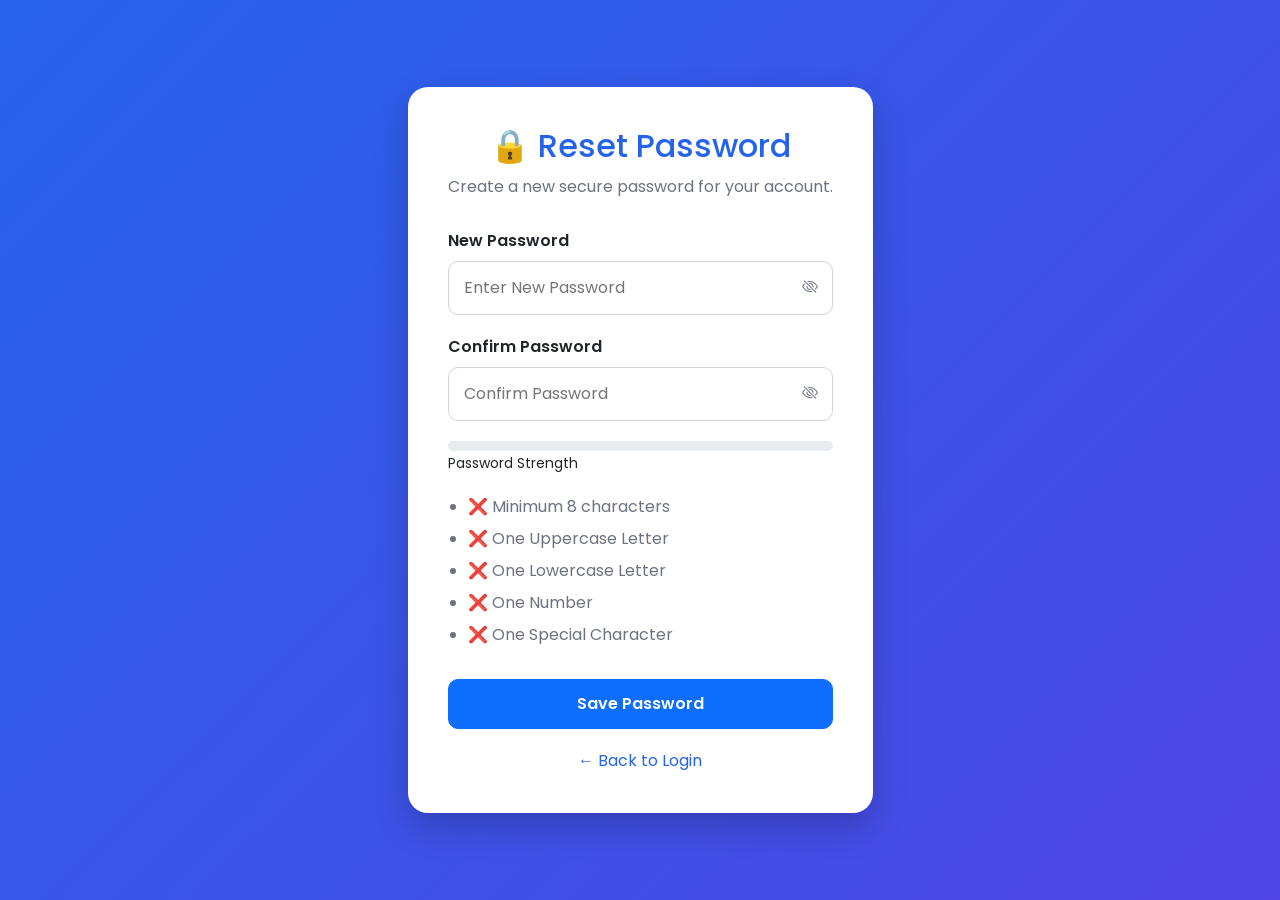
<file: frontend/reset-password.html>
<!DOCTYPE html>
<html lang="en">

<head>

    <meta charset="UTF-8">

    <meta name="viewport" content="width=device-width, initial-scale=1.0">

    <title>Reset Password | AptiResume AI</title>

    <!-- Google Font -->

    <link rel="preconnect" href="https://fonts.googleapis.com">

    <link rel="preconnect" href="https://fonts.gstatic.com" crossorigin>

    <link href="https://fonts.googleapis.com/css2?family=Poppins:wght@300;400;500;600;700&display=swap"
        rel="stylesheet">

    <!-- Bootstrap -->

    <link href="https://cdn.jsdelivr.net/npm/bootstrap@5.3.3/dist/css/bootstrap.min.css"
        rel="stylesheet">

    <!-- Bootstrap Icons -->

    <link rel="stylesheet"
        href="https://cdn.jsdelivr.net/npm/bootstrap-icons@1.11.3/font/bootstrap-icons.min.css">

    <!-- CSS -->

    <link rel="stylesheet" href="css/reset-password.css">

</head>

<body>

<div class="reset-container">

    <div class="reset-card">

        <h2>🔒 Reset Password</h2>

        <p>Create a new secure password for your account.</p>

        <label>New Password</label>

        <div class="password-box">

            <input
                type="password"
                id="newPassword"
                placeholder="Enter New Password">

            <i
                class="bi bi-eye-slash"
                id="togglePassword"></i>

        </div>

        <label>Confirm Password</label>

        <div class="password-box">

            <input
                type="password"
                id="confirmPassword"
                placeholder="Confirm Password">

            <i
                class="bi bi-eye-slash"
                id="toggleConfirmPassword"></i>

        </div>

        <!-- Password Strength -->

        <div class="strength">

            <div class="progress">

                <div
                    id="strengthBar"
                    class="progress-bar"
                    style="width:0%">
                </div>

            </div>

            <small id="strengthText">

                Password Strength

            </small>

        </div>

        <ul class="rules">

            <li id="lengthRule">❌ Minimum 8 characters</li>

            <li id="upperRule">❌ One Uppercase Letter</li>

            <li id="lowerRule">❌ One Lowercase Letter</li>

            <li id="numberRule">❌ One Number</li>

            <li id="specialRule">❌ One Special Character</li>

        </ul>

        <button
            class="btn btn-primary w-100 mt-3"
            id="savePassword">

            Save Password

        </button>

        <a
            href="login.html"
            class="back-link">

            ← Back to Login

        </a>

    </div>

</div>

<script src="js/reset-password.js"></script>

</body>

</html>
</file>
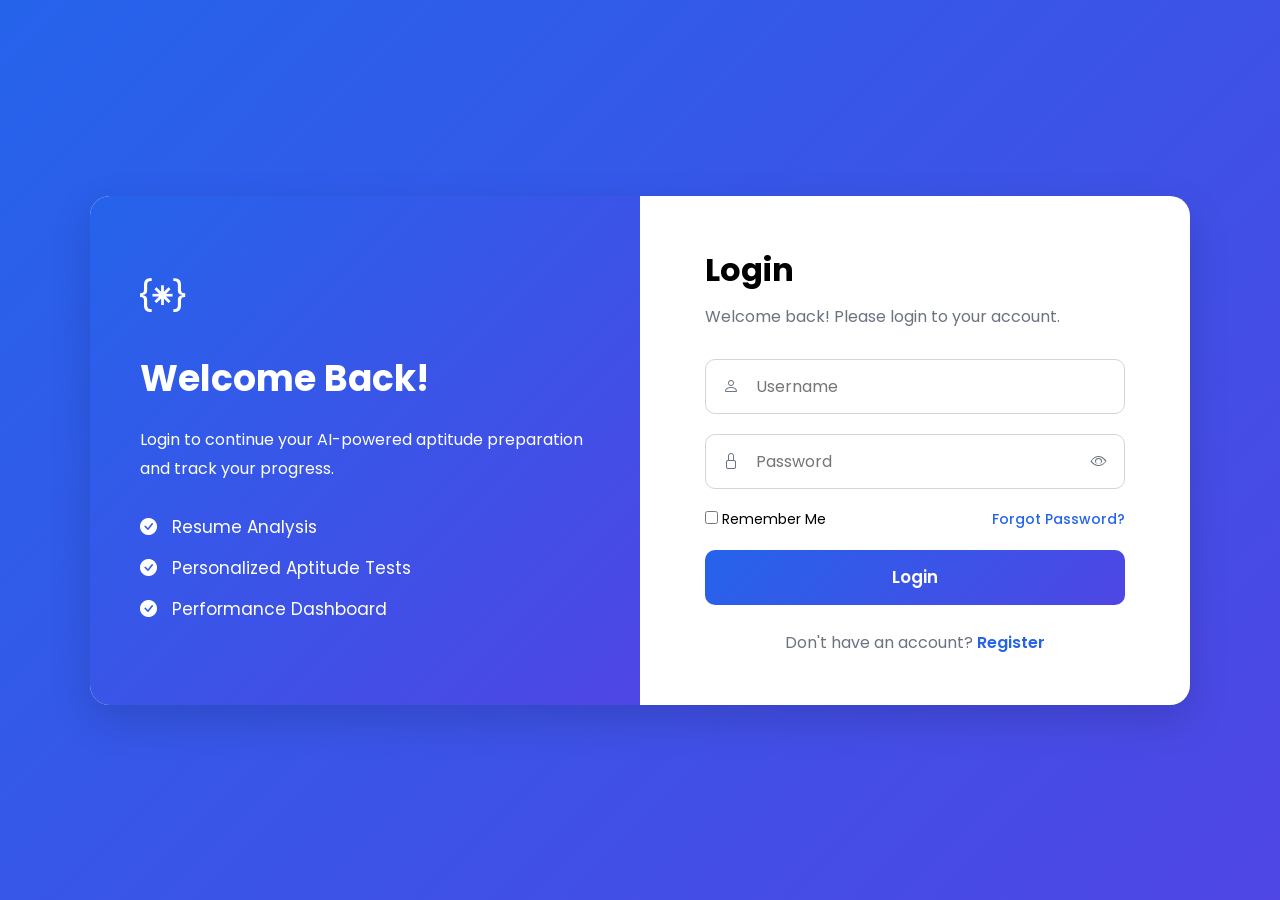
<file: frontend/resume-analysis.html>
j<!DOCTYPE html>
<html lang="en">

<head>

    <meta charset="UTF-8">

    <meta name="viewport"
          content="width=device-width, initial-scale=1.0">

    <title>Resume Analysis | AptiResume AI</title>

    <!-- Google Font -->

    <link rel="preconnect"
          href="https://fonts.googleapis.com">

    <link rel="preconnect"
          href="https://fonts.gstatic.com"
          crossorigin>

    <link href="https://fonts.googleapis.com/css2?family=Poppins:wght@300;400;500;600;700&display=swap"
          rel="stylesheet">

    <!-- Bootstrap Icons -->

    <link rel="stylesheet"
          href="https://cdn.jsdelivr.net/npm/bootstrap-icons@1.11.3/font/bootstrap-icons.min.css">

    <!-- CSS -->

    <link rel="stylesheet"
          href="css/resume-analysis.css">

</head>

<body>

    <div class="analysis-container">

        <div class="analysis-box">

            <h1 id="candidateName">

                Resume Analysis

            </h1>

            <p class="status">

                <i class="bi bi-check-circle-fill"></i>

                Resume Successfully Analyzed

            </p>

            <h2>

                Skills Detected

            </h2>

            <div class="skills-container">

                <span class="skill">HTML</span>

                <span class="skill">CSS</span>

                <span class="skill">JavaScript</span>

                <span class="skill">Bootstrap</span>

                <span class="skill">React</span>

                <span class="skill">Communication</span>

                <span class="skill">Problem Solving</span>

                <span class="skill">Teamwork</span>

            </div>

            <div class="recommendation">

                <h2>

                    Recommended Domain

                </h2>

                <p>

                    Frontend Developer

                </p>

            </div>

            <button id="generateTestBtn">

                Generate Aptitude Test

            </button>

        </div>

    </div>

    <script src="js/auth.js"></script>
    <script src="js/resume-analysis.js"></script>

</body>

</html>
</file>
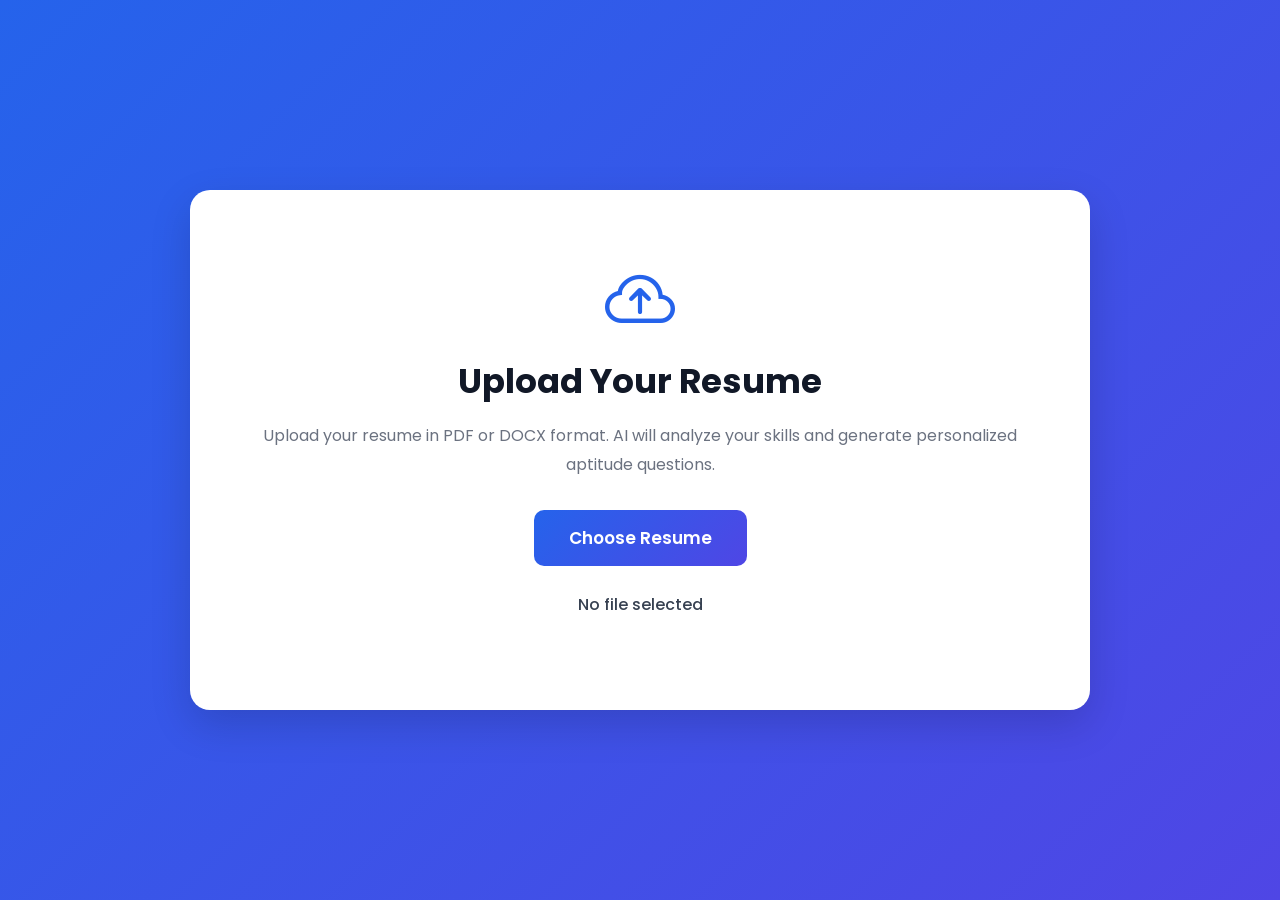
<file: frontend/resume-upload.html>
<!DOCTYPE html>
<html lang="en">

<head>

    <meta charset="UTF-8">

    <meta name="viewport"
          content="width=device-width, initial-scale=1.0">

    <title>Upload Resume | AptiResume AI</title>

    <!-- Google Font -->

    <link rel="preconnect"
          href="https://fonts.googleapis.com">

    <link rel="preconnect"
          href="https://fonts.gstatic.com"
          crossorigin>

    <link href="https://fonts.googleapis.com/css2?family=Poppins:wght@300;400;500;600;700&display=swap"
          rel="stylesheet">

    <!-- Bootstrap Icons -->

    <link rel="stylesheet"
          href="https://cdn.jsdelivr.net/npm/bootstrap-icons@1.11.3/font/bootstrap-icons.min.css">

    <!-- CSS -->

    <link rel="stylesheet"
          href="css/resume-upload.css">

</head>

<body>

    <div class="upload-container">

        <div class="upload-box">

            <i class="bi bi-cloud-arrow-up upload-icon"></i>

            <h1>Upload Your Resume</h1>

            <p>

                Upload your resume in PDF or DOCX format.
                AI will analyze your skills and generate
                personalized aptitude questions.

            </p>

            <input
                type="file"
                id="resumeFile"
                accept=".pdf,.docx"
                hidden>

            <button id="chooseFileBtn">

                Choose Resume

            </button>

            <p id="fileName">

                No file selected

            </p>
            <button id="analyzeBtn">

    Analyze Resume

</button>

        </div>

    </div>

    <script src="js/resume-upload.js"></script>

</body>

</html>
</file>
<file: frontend/css/variables.css>
/* ==========================================
   GOOGLE FONT
========================================== */

@import url('https://fonts.googleapis.com/css2?family=Poppins:wght@300;400;500;600;700;800&display=swap');

/* ==========================================
   ROOT VARIABLES
========================================== */

:root {

    /* Brand Colors */

    --primary-color: #2563EB;
    --primary-dark: #1D4ED8;

    --secondary-color: #10B981;

    --accent-color: #F59E0B;

    /* Background */

    --background-color: #FFFFFF;

    --section-bg: #F8FAFC;

    /* Text */

    --text-dark: #1E293B;

    --text-light: #64748B;

    /* Border */

    --border-color: #E2E8F0;

    /* Shadow */

    --shadow-sm: 0px 4px 12px rgba(0,0,0,0.05);

    --shadow-md: 0px 10px 30px rgba(0,0,0,0.08);

    --shadow-lg: 0px 20px 40px rgba(0,0,0,0.12);

    /* Radius */

    --radius-sm: 8px;

    --radius-md: 15px;

    --radius-lg: 25px;

    /* Transition */

    --transition: all 0.3s ease;

}

/* ==========================================
   RESET
========================================== */

*{

    margin:0;

    padding:0;

    box-sizing:border-box;

}

body{

    font-family:'Poppins',sans-serif;

    background:var(--background-color);

    color:var(--text-dark);

    overflow-x:hidden;

}

html{

    scroll-behavior:smooth;

}
</file>
<file: frontend/css/components.css>
/* ==========================================
   REUSABLE COMPONENTS
========================================== */

/* Buttons */

.btn{

    border-radius:50px;

    font-weight:600;

    padding:12px 28px;

    transition:var(--transition);

}

.btn-primary{

    background:var(--primary-color);

    border:none;

}

.btn-primary:hover{

    background:var(--primary-dark);

    transform:translateY(-3px);

    box-shadow:var(--shadow-md);

}

.btn-outline-primary{

    border:2px solid var(--primary-color);

    color:var(--primary-color);

    background:white;

}

.btn-outline-primary:hover{

    background:var(--primary-color);

    color:white;

}

/* Hero Badge */

.hero-badge{

    display:inline-block;

    padding:10px 18px;

    background:#EAF2FF;

    color:var(--primary-color);

    border-radius:40px;

    font-size:14px;

    font-weight:600;

    margin-bottom:25px;

}

/* Section Heading */

.section-title{

    font-size:42px;

    font-weight:700;

    color:var(--text-dark);

    margin-bottom:15px;

}

.section-subtitle{

    color:var(--text-light);

    font-size:18px;

    margin-bottom:60px;

}

/* Cards */

.custom-card{

    background:white;

    border-radius:20px;

    box-shadow:var(--shadow-sm);

    padding:30px;

    transition:var(--transition);

}

.custom-card:hover{

    transform:translateY(-8px);

    box-shadow:var(--shadow-lg);

}
</file>
<file: frontend/css/style.css>
/* ==========================================
   GLOBAL
========================================== */

body{
    background:#ffffff;
    color:var(--text-dark);
}

/* ==========================================
   NAVBAR
========================================== */

.navbar{

    padding:18px 0;

    background:rgba(255,255,255,0.95);

    backdrop-filter:blur(10px);

    box-shadow:0 8px 25px rgba(0,0,0,0.04);

    position:sticky;

    top:0;

    z-index:1000;

}

.navbar-brand{

    font-size:30px;

    font-weight:700;

    color:var(--primary-color)!important;

}

.navbar-brand i{

    margin-right:8px;

}

.nav-link{

    font-weight:500;

    margin:0 12px;

    color:var(--text-dark)!important;

    transition:var(--transition);

}

.nav-link:hover{

    color:var(--primary-color)!important;

}

/* ==========================================
   HERO SECTION
========================================== */

.hero{

    min-height:90vh;

    display:flex;

    align-items:center;

    background:linear-gradient(to right,#ffffff,#eef5ff);

    overflow:hidden;

}

.hero h1{

    font-size:64px;

    font-weight:800;

    line-height:1.2;

    margin-bottom:25px;

}

.hero h1 span{

    color:var(--primary-color);

}

.hero p{

    font-size:20px;

    color:var(--text-light);

    line-height:1.8;

    margin-bottom:35px;

}

.hero-buttons{

    display:flex;

    gap:20px;

}

.hero-image{

    width:100%;

    height:550px;

    border-radius:30px;

    background:linear-gradient(135deg,#2563EB,#60A5FA);

    display:flex;

    align-items:center;

    justify-content:center;

    box-shadow:var(--shadow-lg);

    position:relative;

}

/* Decorative circles */

.hero-image::before{

    content:"";

    width:170px;

    height:170px;

    border-radius:50%;

    background:rgba(255,255,255,.18);

    position:absolute;

    top:40px;

    right:40px;

}

.hero-image::after{

    content:"";

    width:90px;

    height:90px;

    border-radius:50%;

    background:rgba(255,255,255,.25);

    position:absolute;

    bottom:60px;

    left:50px;

}
/* ===========================
   FEATURES SECTION
=========================== */

.features{
    padding:100px 0;
    background:#ffffff;
}

.section-title{
    text-align:center;
    margin-bottom:70px;
}

.section-title span{
    display:inline-block;
    padding:10px 24px;
    background:#eef4ff;
    color:var(--primary);
    border-radius:30px;
    font-weight:600;
    margin-bottom:20px;
}

.section-title h2{
    font-size:48px;
    margin-bottom:20px;
}

.section-title p{
    max-width:700px;
    margin:auto;
    color:#6b7280;
    line-height:1.8;
}

.feature-grid{
    display:grid;
    grid-template-columns:repeat(3,1fr);
    gap:30px;
}

.feature-card{
    background:white;
    border-radius:20px;
    padding:40px;
    text-align:center;
    box-shadow:0 20px 40px rgba(0,0,0,.08);
    transition:.4s;
}

.feature-card:hover{
    transform:translateY(-10px);
}

.feature-icon{
    width:80px;
    height:80px;
    margin:0 auto 25px;
    background:rgba(37,99,235,0.1);
    border-radius:50%;
    display:flex;
    align-items:center;
    justify-content:center;
    font-size:36px;
    color:var(--primary);
    transition:.4s;
}

.feature-card:hover .feature-icon{
    background:var(--primary);
    color:white;
    transform:rotate(8deg) scale(1.08);
}

.feature-card h3{
    margin-bottom:15px;
}

.feature-card p{
    color:#6b7280;
    line-height:1.8;
}
/* ===========================
   WORKFLOW SECTION
=========================== */

.workflow{
    padding:100px 0;
    background:#f8fbff;
}

.workflow-grid{
    display:flex;
    align-items:center;
    justify-content:center;
    flex-wrap:wrap;
    gap:20px;
    margin-top:60px;
}

.workflow-card{
    width:220px;
    padding:35px 25px;
    background:white;
    border-radius:20px;
    text-align:center;
    box-shadow:0 15px 40px rgba(0,0,0,.08);
    transition:.4s;
}

.workflow-card:hover{
    transform:translateY(-10px);
    box-shadow:0 25px 50px rgba(37,99,235,.18);
}

.workflow-icon{
    width:80px;
    height:80px;
    margin:0 auto 25px;
    border-radius:50%;
    background:rgba(37,99,235,.1);
    display:flex;
    justify-content:center;
    align-items:center;
    color:var(--primary);
    font-size:32px;
    transition:.4s;
}

.workflow-card:hover .workflow-icon{
    background:var(--primary);
    color:white;
}

.workflow-card h3{
    margin-bottom:15px;
}

.workflow-card p{
    color:#6b7280;
    line-height:1.8;
}

.workflow-arrow{
    font-size:30px;
    color:var(--primary);
}

/*===========================
        STATISTICS
============================*/

.stats{

    padding:100px 0;

    background:white;

}

.stats-grid{

    margin-top:60px;

    display:grid;

    grid-template-columns:repeat(4,1fr);

    gap:30px;

}

.stat-card{

    background:#ffffff;

    padding:40px 20px;

    text-align:center;

    border-radius:20px;

    box-shadow:0 15px 40px rgba(0,0,0,.08);

    transition:.4s;

}

.stat-card:hover{

    transform:translateY(-10px);

    box-shadow:0 25px 50px rgba(37,99,235,.18);

}

.stat-card i{

    font-size:40px;

    color:var(--primary);

    margin-bottom:20px;

}

.stat-card h2{

    font-size:38px;

    font-weight:700;

    margin-bottom:10px;

}

.stat-card p{

    color:#6b7280;

    margin:0;

}
/*===========================
      WHY CHOOSE US
===========================*/

.why-us{

    padding:100px 0;

    background:#f8fbff;

}

.why-card{

    background:white;

    padding:35px;

    border-radius:20px;

    height:100%;

    text-align:center;

    box-shadow:0 15px 35px rgba(0,0,0,.08);

    transition:.4s;

}

.why-card:hover{

    transform:translateY(-10px);

    box-shadow:0 25px 45px rgba(37,99,235,.18);

}

.why-card i{

    font-size:42px;

    color:var(--primary);

    margin-bottom:20px;

}

.why-card h4{

    margin-bottom:15px;

    font-weight:600;

}

.why-card p{

    color:#6b7280;

    line-height:1.8;

}

/*===========================
          FAQ
===========================*/

.faq{

    padding:100px 0;

    background:#ffffff;

}

.accordion-item{

    border:none;

    border-radius:15px !important;

    overflow:hidden;

    margin-bottom:20px;

    box-shadow:0 10px 25px rgba(0,0,0,.08);

}

.accordion-button{

    font-weight:600;

    padding:22px;

}

.accordion-button:not(.collapsed){

    background:var(--primary);

    color:white;

}

/*===========================
          FOOTER
===========================*/

.footer{

    background:#0f172a;

    color:white;

    padding:80px 0 30px;

}

.footer h3,
.footer h5{

    margin-bottom:20px;

    font-weight:600;

}

.footer p{

    color:#cbd5e1;

    line-height:1.8;

}

.footer-links{

    list-style:none;

    padding:0;

}

.footer-links li{

    margin-bottom:12px;

}

.footer-links a{

    color:#cbd5e1;

    text-decoration:none;

    transition:.3s;

}

.footer-links a:hover{

    color:white;

    padding-left:5px;

}

.social-icons{

    display:flex;

    gap:15px;

    margin-top:20px;

}

.social-icons a{

    width:42px;

    height:42px;

    border-radius:50%;

    background:rgba(255,255,255,.1);

    display:flex;

    justify-content:center;

    align-items:center;

    color:white;

    text-decoration:none;

    transition:.3s;

}

.social-icons a:hover{

    background:var(--primary);

}

.footer hr{

    margin:40px 0 20px;

    border-color:rgba(255,255,255,.1);

}
</file>
<file: frontend/css/responsive.css>
/* ==========================================
   TABLETS
========================================== */

@media (max-width:992px){

    .hero{

        padding:70px 0;

        text-align:center;

    }

    .hero h1{

        font-size:48px;

    }

    .hero-buttons{

        justify-content:center;

        flex-wrap:wrap;

    }

    .hero-image{

        margin-top:50px;

        height:420px;

    }

}

/* ==========================================
   MOBILE
========================================== */

@media (max-width:768px){

    .navbar{

        padding:15px;

    }

    .hero h1{

        font-size:36px;

    }

    .hero p{

        font-size:17px;

    }

    .hero-image{

        height:300px;

    }

    .btn{

        width:100%;

        margin-bottom:15px;

    }

    .hero-buttons{

        flex-direction:column;

    }

}

/* ==========================================
   SMALL MOBILE
========================================== */

@media (max-width:480px){

    .hero h1{

        font-size:30px;

    }

}
/*===========================
        Statistics
============================*/

@media(max-width:992px){

.stats-grid{

grid-template-columns:1fr 1fr;

}

}

@media(max-width:576px){

.stats-grid{

grid-template-columns:1fr;

}

}
/*===========================
        FOOTER
===========================*/

@media(max-width:768px){

.footer{

text-align:center;

}

.social-icons{

justify-content:center;

}

}
</file>
<file: frontend/css/aptitude-test.css>
/* ==========================================
   AptiResume AI - Aptitude Test
   Professional UI
========================================== */

@import url('https://fonts.googleapis.com/css2?family=Poppins:wght@300;400;500;600;700;800&display=swap');

*{
    margin:0;
    padding:0;
    box-sizing:border-box;
}

body{
    font-family:'Poppins',sans-serif;
    background:#f4f7fc;
    color:#1e293b;
}

/* ================= HEADER ================= */

.test-header{
    height:80px;
    background:#2563eb;
    color:white;

    display:flex;
    justify-content:space-between;
    align-items:center;

    padding:0 45px;

    box-shadow:0 8px 20px rgba(0,0,0,.08);
}

.logo h1{
    font-size:32px;
    font-weight:700;
}

.logo p{
    font-size:14px;
    opacity:.9;
    margin-top:2px;
}

.timer-container{
    background:white;
    color:#2563eb;

    padding:12px 28px;

    border-radius:15px;

    text-align:center;

    min-width:170px;

    box-shadow:0 10px 25px rgba(0,0,0,.15);
}

.timer-container span{
    font-size:13px;
    font-weight:500;
}

.timer-container h2{
    margin-top:4px;
    font-size:28px;
}

/* ================= Candidate Card ================= */

.candidate-card{

    width:95%;

    margin:25px auto;

    background:white;

    border-radius:20px;

    padding:25px 30px;

    display:flex;

    justify-content:space-between;

    align-items:center;

    box-shadow:0 15px 35px rgba(0,0,0,.08);

}

.candidate-left{

    display:flex;

    align-items:center;

    gap:20px;

}

.profile-circle{

    width:75px;

    height:75px;

    background:#2563eb;

    border-radius:50%;

    display:flex;

    align-items:center;

    justify-content:center;

    color:white;

    font-size:34px;

    font-weight:bold;

}

.candidate-left h2{

    font-size:28px;

    margin-bottom:5px;

}

.candidate-left p{

    color:#64748b;

    font-size:15px;

}

.candidate-right{

    display:flex;

    gap:20px;

}

.info-box{

    background:#f8fbff;

    border:2px solid #e0ebff;

    border-radius:15px;

    padding:18px;

    min-width:170px;

    transition:.3s;

}

.info-box:hover{

    transform:translateY(-4px);

    box-shadow:0 12px 20px rgba(37,99,235,.10);

}

.info-box h4{

    color:#2563eb;

    margin-bottom:10px;

    font-size:15px;

}

.info-box span{

    font-weight:600;

    color:#334155;

}

/* ================= Main Layout ================= */

.assessment-container{

    width:95%;

    margin:auto;

    display:grid;

    grid-template-columns:3fr 1fr;

    gap:25px;

    padding-bottom:40px;

}

/* ================= Left Panel ================= */

.left-panel{

    background:white;

    border-radius:20px;

    padding:35px;

    box-shadow:0 15px 35px rgba(0,0,0,.08);

}

.question-top{

    display:flex;

    justify-content:space-between;

    align-items:center;

}

.question-top h3{

    font-size:28px;

}

.progress-section{

    margin:25px 0;

}

.progress-bar{

    width:100%;

    height:12px;

    background:#dbeafe;

    border-radius:30px;

    overflow:hidden;

}

#progressFill{

    width:10%;

    height:100%;

    background:#2563eb;

    border-radius:30px;

    transition:.4s;

}

/* ================= AI Badge ================= */

.ai-badge{

    display:inline-block;

    background:#eaf2ff;

    color:#2563eb;

    padding:10px 18px;

    border-radius:25px;

    font-size:15px;

    font-weight:600;

    margin-bottom:25px;

}

/* ==========================================
   QUESTION CARD
========================================== */

.question-card{

    background:#fafcff;

    border-left:7px solid #2563eb;

    border-radius:18px;

    padding:35px;

    margin-bottom:35px;

    box-shadow:0 12px 30px rgba(0,0,0,.05);

    transition:.3s;

}

.question-card:hover{

    transform:translateY(-3px);

}

.question-card h2{

    font-size:30px;

    line-height:1.6;

    font-weight:700;

    color:#1e293b;

}


/* ==========================================
   OPTIONS
========================================== */

.options{

    display:flex;

    flex-direction:column;

    gap:18px;

}


/* Each Option */

.option{

    width:100%;

    background:white;

    border:2px solid #dbeafe;

    border-radius:16px;

    padding:18px 24px;

    cursor:pointer;

    font-size:18px;

    font-weight:500;

    color:#334155;

    transition:.3s;

    position:relative;

}


/* Circle */

.option::before{

    content:"○";

    color:#2563eb;

    margin-right:15px;

    font-size:20px;

}


/* Hover */

.option:hover{

    background:#2563eb;

    color:white;

    border-color:#2563eb;

    transform:translateX(8px);

    box-shadow:0 12px 25px rgba(37,99,235,.20);

}

.option:hover::before{

    color:white;

}


/* Selected */

.option.active{

    background:#2563eb;

    color:white;

    border-color:#2563eb;

    box-shadow:0 12px 25px rgba(37,99,235,.30);

}

.option.active::before{

    content:"●";

    color:white;

}


/* ==========================================
   NAVIGATION
========================================== */

.navigation{

    display:flex;

    justify-content:space-between;

    gap:18px;

    margin-top:40px;

}


/* Common Button */

.navigation button{

    flex:1;

    border:none;

    border-radius:14px;

    padding:16px;

    font-size:16px;

    font-weight:600;

    cursor:pointer;

    transition:.3s;

}


/* Previous */

#prevBtn{

    background:#64748b;

    color:white;

}


/* Review */

#reviewBtn{

    background:#f59e0b;

    color:white;

}


/* Next */

#nextBtn{

    background:#2563eb;

    color:white;

}


/* Hover */

.navigation button:hover{

    transform:translateY(-4px);

    box-shadow:0 12px 25px rgba(0,0,0,.15);

}


/* Disabled */

.navigation button:disabled{

    opacity:.5;

    cursor:not-allowed;

    transform:none;

    box-shadow:none;

}
/* ==========================================
   RIGHT PANEL
========================================== */

.right-panel{

    display:flex;

    flex-direction:column;

    gap:22px;

    position:sticky;

    top:20px;

    height:fit-content;

}


/* ==========================================
   SIDEBAR CARD
========================================== */

.sidebar-card{

    background:white;

    border-radius:20px;

    padding:25px;

    box-shadow:0 15px 35px rgba(0,0,0,.08);

}

.sidebar-card h3{

    color:#2563eb;

    font-size:22px;

    margin-bottom:20px;

}


/* ==========================================
   QUESTION PALETTE
========================================== */

#questionPalette{

    display:grid;

    grid-template-columns:repeat(5,1fr);

    gap:12px;

}


/* Question Number Button */

.palette-btn{

    width:50px;

    height:50px;

    border:none;

    border-radius:50%;

    background:#dbeafe;

    color:#2563eb;

    font-weight:700;

    font-size:16px;

    cursor:pointer;

    transition:.3s;

}

.palette-btn:hover{

    background:#2563eb;

    color:white;

    transform:scale(1.08);

}


/* Current */

.palette-btn.active{

    background:#2563eb;

    color:white;

}


/* Answered */

.palette-btn.answered{

    background:#22c55e;

    color:white;

}


/* Review */

.palette-btn.review{

    background:#f59e0b;

    color:white;

}


/* ==========================================
   PROGRESS SUMMARY
========================================== */

.progress-summary{

    display:flex;

    flex-direction:column;

    gap:15px;

}

.summary-item{

    display:flex;

    justify-content:space-between;

    align-items:center;

    font-size:16px;

    padding-bottom:10px;

    border-bottom:1px solid #edf2f7;

}

.summary-item:last-child{

    border:none;

}

.summary-item span:last-child{

    font-weight:700;

    color:#2563eb;

}


/* ==========================================
   LEGEND
========================================== */

.legend{

    display:flex;

    flex-direction:column;

    gap:14px;

}

.legend-item{

    display:flex;

    align-items:center;

    gap:12px;

    font-size:15px;

}

.legend-color{

    width:18px;

    height:18px;

    border-radius:50%;

}

.legend-color.answered{

    background:#22c55e;

}

.legend-color.review{

    background:#f59e0b;

}

.legend-color.current{

    background:#2563eb;

}

.legend-color.unanswered{

    background:#dbeafe;

}


/* ==========================================
   SUBMIT BUTTON
========================================== */

#submitBtn{

    width:100%;

    background:#22c55e;

    color:white;

    border:none;

    border-radius:16px;

    padding:18px;

    font-size:18px;

    font-weight:700;

    cursor:pointer;

    transition:.3s;

    box-shadow:0 12px 25px rgba(34,197,94,.25);

}

#submitBtn:hover{

    background:#16a34a;

    transform:translateY(-3px);

}


/* ==========================================
   MODAL
========================================== */

.modal{

    display:none;

    position:fixed;

    top:0;

    left:0;

    width:100%;

    height:100%;

    background:rgba(0,0,0,.45);

    justify-content:center;

    align-items:center;

    z-index:1000;

}

.modal-content{

    background:white;

    width:420px;

    border-radius:20px;

    padding:35px;

    text-align:center;

    box-shadow:0 20px 40px rgba(0,0,0,.20);

}

.modal-content h2{

    margin-bottom:15px;

}

.modal-content p{

    color:#64748b;

    margin-bottom:30px;

}

.modal-buttons{

    display:flex;

    gap:15px;

}

.modal-buttons button{

    flex:1;

    padding:14px;

    border:none;

    border-radius:12px;

    cursor:pointer;

    font-weight:600;

}

#cancelSubmit{

    background:#64748b;

    color:white;

}

#confirmSubmit{

    background:#22c55e;

    color:white;

}
/* ==========================================
   SMOOTH ANIMATIONS
========================================== */

*{
    scroll-behavior:smooth;
}

button,
.option,
.palette-btn,
.info-box,
.question-card,
.sidebar-card{

    transition:all .3s ease;

}


/* ==========================================
   CUSTOM SCROLLBAR
========================================== */

::-webkit-scrollbar{

    width:8px;

}

::-webkit-scrollbar-track{

    background:#eef3fb;

}

::-webkit-scrollbar-thumb{

    background:#2563eb;

    border-radius:20px;

}

::-webkit-scrollbar-thumb:hover{

    background:#1d4ed8;

}


/* ==========================================
   RESPONSIVE - TABLETS
========================================== */

@media (max-width:1100px){

.test-header{

    padding:20px;

}

.candidate-card{

    flex-direction:column;

    align-items:flex-start;

    gap:25px;

}

.candidate-right{

    width:100%;

    display:grid;

    grid-template-columns:repeat(2,1fr);

    gap:15px;

}

.assessment-container{

    grid-template-columns:1fr;

}

.right-panel{

    position:relative;

    top:0;

}

}


/* ==========================================
   MOBILE
========================================== */

@media (max-width:768px){

.test-header{

    flex-direction:column;

    height:auto;

    padding:20px;

    gap:15px;

}

.logo h1{

    font-size:26px;

}

.timer-container{

    width:100%;

}

.candidate-card{

    padding:20px;

}

.candidate-left{

    flex-direction:column;

    text-align:center;

}

.candidate-right{

    grid-template-columns:1fr;

}

.left-panel{

    padding:20px;

}

.question-card{

    padding:20px;

}

.question-card h2{

    font-size:22px;

}

.option{

    font-size:16px;

}

.navigation{

    flex-direction:column;

}

.navigation button{

    width:100%;

}

#questionPalette{

    grid-template-columns:repeat(5,1fr);

}

}


/* ==========================================
   SMALL MOBILE
========================================== */

@media (max-width:500px){

.logo h1{

    font-size:22px;

}

.question-top h3{

    font-size:22px;

}

.profile-circle{

    width:60px;

    height:60px;

    font-size:26px;

}

.timer-container h2{

    font-size:22px;

}

.question-card h2{

    font-size:20px;

}

.option{

    padding:14px;

}

.palette-btn{

    width:42px;

    height:42px;

}

}
</file>
<file: frontend/css/dashboard.css>
/* =========================================
   RESET
========================================= */

*{
    margin:0;
    padding:0;
    box-sizing:border-box;
    font-family:'Poppins',sans-serif;
}

body{

    background:linear-gradient(135deg,#2563eb,#4f46e5);

    min-height:100vh;

    margin:0;

}

/* =========================================
   DASHBOARD CONTAINER
========================================= */

.dashboard{

    width:90%;

    max-width:1100px;

    background:#ffffff;

    border-radius:20px;

    padding:50px;

    box-shadow:0 15px 40px rgba(0,0,0,.15);

    margin:40px auto;

}

.dashboard h1{

    font-size:36px;

    color:#111827;

    margin-bottom:10px;

}

.dashboard p{

    color:#6b7280;

    margin-bottom:40px;

}
/* =========================================
   CARD CONTAINER
========================================= */

.card-container{

    display:grid;

    grid-template-columns:repeat(2,1fr);

    gap:25px;

}

.card{

    background:#f8fafc;

    border-radius:15px;

    padding:35px;

    text-align:center;

    cursor:pointer;

    transition:.3s;

    border:1px solid #e5e7eb;

}

.card:hover{

    transform:translateY(-8px);

    box-shadow:0 15px 30px rgba(37,99,235,.15);

}

.card i{

    font-size:45px;

    color:#2563eb;

    margin-bottom:20px;

}

.card h3{

    font-size:20px;

    color:#111827;

}

/* =========================================
   NAVBAR
========================================= */

.navbar{

    padding:15px 0;

}

.navbar-brand{

    font-size:30px;

    font-weight:700;

}

.nav-link{

    font-weight:500;

    margin:0 10px;

}

.nav-link.active{

    color:#2563eb !important;

}

.dropdown-toggle{

    border-radius:10px;

}
</file>
<file: frontend/css/login.css>
/* =========================================
   GOOGLE FONT
========================================= */

*{
    margin:0;
    padding:0;
    box-sizing:border-box;
    font-family:'Poppins',sans-serif;
}

body{

    background:linear-gradient(135deg,#2563eb,#4f46e5);

    min-height:100vh;

    display:flex;

    justify-content:center;

    align-items:center;

    padding:40px;

}

/* =========================================
   MAIN CONTAINER
========================================= */

.container{

    width:100%;

    max-width:1100px;

    background:#ffffff;

    border-radius:20px;

    overflow:hidden;

    display:grid;

    grid-template-columns:1fr 1fr;

    box-shadow:0 15px 40px rgba(0,0,0,0.15);

}

/* =========================================
   LEFT SECTION
========================================= */

.left-section{

    background:linear-gradient(135deg,#2563eb,#4f46e5);

    color:white;

    padding:60px 50px;

    display:flex;

    flex-direction:column;

    justify-content:center;

}

.logo{

    font-size:45px;

    margin-bottom:20px;

}

.left-section h1{

    font-size:36px;

    margin-bottom:20px;

}

.left-section p{

    line-height:1.8;

    margin-bottom:30px;

}

.features-list{

    list-style:none;

}

.features-list li{

    margin-bottom:15px;

    font-size:17px;

}

.features-list i{

    margin-right:10px;

}

/* =========================================
   RIGHT SECTION
========================================= */

.right-section{

    display:flex;

    justify-content:center;

    align-items:center;

    padding:50px;

}

.login-box{

    width:100%;

    max-width:420px;

}

.login-box h2{

    font-size:32px;

    margin-bottom:10px;

}

.login-box p{

    color:#6b7280;

    margin-bottom:30px;

}
/* =========================================
   INPUT BOXES
========================================= */

.input-box{

    position:relative;

    margin-bottom:20px;

}

.input-box i{

    position:absolute;

    left:18px;

    top:50%;

    transform:translateY(-50%);

    color:#6b7280;

    font-size:16px;

}

.input-box input{

    width:100%;

    height:55px;

    padding-left:50px;

    padding-right:50px;

    border:1px solid #d1d5db;

    border-radius:10px;

    outline:none;

    font-size:16px;

    transition:.3s;

}

.input-box input:focus{

    border-color:#2563eb;

    box-shadow:0 0 0 4px rgba(37,99,235,.15);

}

/* Password Eye Icon */

.toggle-password{

    left:auto !important;

    right:18px;

    cursor:pointer;

}

.toggle-password:hover{

    color:#2563eb;

}
/* =========================================
   REMEMBER ME
========================================= */

.remember-forgot{

    display:flex;

    justify-content:space-between;

    align-items:center;

    margin:20px 0;

    font-size:14px;

}

.remember-forgot a{

    text-decoration:none;

    color:#2563eb;

    font-weight:500;

}

.remember-forgot a:hover{

    text-decoration:underline;

}

/* =========================================
   LOGIN BUTTON
========================================= */

.btn-login{

    width:100%;

    height:55px;

    border:none;

    border-radius:10px;

    background:linear-gradient(135deg,#2563eb,#4f46e5);

    color:#fff;

    font-size:17px;

    font-weight:600;

    cursor:pointer;

    transition:.3s;

}

.btn-login:hover{

    transform:translateY(-3px);

    box-shadow:0 12px 25px rgba(37,99,235,.35);

}

/* =========================================
   BOTTOM TEXT
========================================= */

.bottom-text{

    text-align:center;

    margin-top:25px;

    color:#6b7280;

}

.bottom-text a{

    color:#2563eb;

    text-decoration:none;

    font-weight:600;

}

.bottom-text a:hover{

    text-decoration:underline;

}
</file>
<file: frontend/css/profile.css>
/* =========================================
   RESET
========================================= */

*{
    margin:0;
    padding:0;
    box-sizing:border-box;
    font-family:'Poppins',sans-serif;
}

body{

    background:linear-gradient(135deg,#2563eb,#4f46e5);

    min-height:100vh;

}

/* =========================================
   PROFILE LAYOUT
========================================= */

.profile-container{

    width:90%;

    max-width:1300px;

    margin:40px auto;

    display:grid;

    grid-template-columns:320px 1fr;

    gap:30px;

}

/* =========================================
   LEFT CARD
========================================= */

.profile-card{

    background:#fff;

    border-radius:20px;

    padding:35px;

    text-align:center;

    box-shadow:0 10px 30px rgba(0,0,0,.15);

}

.profile-card img{

    width:180px;

    height:180px;

    border-radius:50%;

    object-fit:cover;

    border:5px solid #2563eb;

}

.profile-card h2{

    margin-top:20px;

    color:#111827;

}

.profile-card p{

    color:#6b7280;

    margin:10px 0 25px;

}

.profile-card button{

    border:none;

    background:#2563eb;

    color:white;

    padding:12px 22px;

    border-radius:10px;

    cursor:pointer;

    transition:.3s;

}

.profile-card button:hover{

    background:#1d4ed8;

}

/* =========================================
   RIGHT CARD
========================================= */

.details-card{

    background:#fff;

    border-radius:20px;

    padding:40px;

    box-shadow:0 10px 30px rgba(0,0,0,.15);

}

.details-card h3{

    color:#2563eb;

    margin-bottom:20px;

}

.details-card label{

    display:block;

    margin-bottom:8px;

    margin-top:15px;

    font-weight:600;

    color:#374151;

}

.details-card input{

    width:100%;

    padding:12px 15px;

    border:1px solid #d1d5db;

    border-radius:10px;

    outline:none;

    transition:.3s;

}

.details-card input:focus{

    border-color:#2563eb;

}

.details-card hr{

    margin:30px 0;

}

.details-card ul{

    list-style:none;

    padding-left:0;

}

.details-card ul li{

    padding:10px 0;

    border-bottom:1px solid #eee;

}

/* =========================================
   BUTTONS
========================================= */

.btn{

    border-radius:10px !important;

    padding:10px 22px !important;

}

/* =========================================
   NAVBAR
========================================= */

.navbar-brand{

    font-size:28px;

}

.nav-link{

    font-weight:500;

    margin:0 8px;

}

.nav-link.active{

    color:#2563eb !important;

}

/* =========================================
   MOBILE
========================================= */

@media(max-width:992px){

.profile-container{

grid-template-columns:1fr;

}

.profile-card{

margin-bottom:20px;

}

}
</file>
<file: frontend/css/register.css>
/* =========================================
   GOOGLE FONT RESET
========================================= */

*{
    margin:0;
    padding:0;
    box-sizing:border-box;
    font-family:'Poppins',sans-serif;
}

body{

    min-height:100vh;

    background:linear-gradient(135deg,#2563eb,#4f46e5);

    display:flex;

    justify-content:center;

    align-items:center;

    padding:40px;

}

/* =========================================
   MAIN CONTAINER
========================================= */

.container{

    width:100%;

    max-width:1200px;

    background:#fff;

    border-radius:20px;

    overflow:hidden;

    display:flex;

    box-shadow:0 20px 50px rgba(0,0,0,.15);

}

/* =========================================
   LEFT SECTION
========================================= */

.left-section{

    width:45%;

    background:linear-gradient(135deg,#2563eb,#4f46e5);

    color:white;

    padding:60px;

    display:flex;

    flex-direction:column;

    justify-content:center;

    align-items:center;

    text-align:center;

}

.left-section h1{

    font-size:38px;

    margin-bottom:20px;

}

.left-section p{

    line-height:1.8;

    margin-bottom:40px;

}

.left-section img{

    width:100%;

    max-width:320px;

}

/* =========================================
   RIGHT SECTION
========================================= */

.right-section{

    width:55%;

    padding:60px;

    display:flex;

    justify-content:center;

    align-items:center;

}

/* =========================================
   REGISTER FORM
========================================= */

.register-form{
    width:100%;
}

.register-form h2{
    font-size:32px;
    color:#1f2937;
    margin-bottom:10px;
}

.register-form p{
    color:#6b7280;
    margin-bottom:30px;
}

.form-group{
    margin-bottom:20px;
}

.form-group label{
    display:block;
    font-weight:600;
    margin-bottom:8px;
    color:#374151;
}

.form-control,
.form-select{
    width:100%;
    height:50px;
    border:1px solid #d1d5db;
    border-radius:10px;
    padding:0 15px;
    font-size:16px;
    transition:.3s;
}

.form-control:focus,
.form-select:focus{
    border-color:#2563eb;
    box-shadow:0 0 0 3px rgba(37,99,235,.2);
    outline:none;
}

/* =========================================
   REGISTER BUTTON
========================================= */

.btn-register{
    width:100%;
    height:50px;
    border:none;
    border-radius:10px;
    background:#2563eb;
    color:#fff;
    font-size:17px;
    font-weight:600;
    cursor:pointer;
    transition:.3s;
}

.btn-register:hover{
    background:#1d4ed8;
    transform:translateY(-2px);
}

.login-link{
    text-align:center;
    margin-top:25px;
}

.login-link a{
    color:#2563eb;
    text-decoration:none;
    font-weight:600;
}

.login-link a:hover{
    text-decoration:underline;
}

/* =========================================
   LEFT PANEL CONTENT
========================================= */

.logo{
    font-size:50px;
    margin-bottom:20px;
}

.left-section h1{
    font-size:42px;
    font-weight:700;
    margin-bottom:15px;
}

.left-section p{
    font-size:17px;
    opacity:.9;
    line-height:1.8;
}

.features-list{

    list-style:none;

    margin-top:40px;

    width:100%;
}

.features-list li{

    margin:18px 0;

    font-size:17px;

    display:flex;

    align-items:center;

    gap:12px;

}

.features-list i{

    font-size:20px;

    color:#fff;

}
/* =========================================
   FORM CARD
========================================= */

.form-card{

    width:100%;

    max-width:450px;

}

.form-card h2{

    font-size:34px;

    margin-bottom:10px;

    color:#1f2937;

}

.form-card p{

    color:#6b7280;

    margin-bottom:30px;

}
.form-control:hover,
.form-select:hover{

    border-color:#2563eb;

}
::placeholder{

    color:#9ca3af;

}
.btn-register:hover{

    background:#1d4ed8;

    transform:translateY(-3px);

    box-shadow:0 12px 25px rgba(37,99,235,.35);

}

/* =========================================
   RESPONSIVE
========================================= */

@media(max-width:992px){

.container{

    flex-direction:column;

}

.left-section,
.right-section{

    width:100%;

}

.left-section{

    padding:40px;

}

.right-section{

    padding:40px 25px;

}

}
/* =========================================
   INPUT BOX WITH ICON
========================================= */

.input-box{
    position: relative;
}

.input-box i{
    position: absolute;
    left: 18px;
    top: 50%;
    transform: translateY(-50%);
    color: #6b7280;
    font-size: 16px;
}

.input-box input,
.input-box select{
    width: 100%;
    padding-left: 50px;
}
/* =========================================
   INPUT FIELD STYLING
========================================= */

.input-box{

    margin-bottom:20px;

}

.input-box input,
.input-box select{

    width:100%;
    height:55px;

    border:1px solid #d1d5db;

    border-radius:10px;

    outline:none;

    font-size:16px;

    transition:0.3s;

    background:#ffffff;

}
/* =========================================
   INPUT FOCUS EFFECT
========================================= */

.input-box input:focus,
.input-box select:focus{

    border-color:#2563eb;

    box-shadow:0 0 0 4px rgba(37,99,235,0.15);

}
/* =========================================
   REGISTER BUTTON
========================================= */

.btn-register{

    width:100%;

    height:55px;

    border:none;

    border-radius:10px;

    background:linear-gradient(135deg,#2563eb,#4f46e5);

    color:#ffffff;

    font-size:17px;

    font-weight:600;

    cursor:pointer;

    transition:0.3s;

    margin-top:10px;

}
.btn-register:hover{

    transform:translateY(-3px);

    box-shadow:0 12px 25px rgba(37,99,235,0.35);

}
/* =========================================
   BOTTOM TEXT
========================================= */

.bottom-text{

    text-align:center;

    margin-top:25px;

    font-size:15px;

    color:#6b7280;

}

.bottom-text a{

    color:#2563eb;

    text-decoration:none;

    font-weight:600;

    transition:0.3s;

}

.bottom-text a:hover{

    color:#4f46e5;

    text-decoration:underline;

}
/* =========================================
   PASSWORD TOGGLE
========================================= */

.toggle-password{

    right:18px !important;

    left:auto !important;

    cursor:pointer;

    color:#6b7280;

}

.toggle-password:hover{

    color:#2563eb;

}

.input-box input{

    padding-right:50px;

}
</file>
<file: frontend/css/resume-analysis.css>
/* =========================================
   RESET
========================================= */

*{
    margin:0;
    padding:0;
    box-sizing:border-box;
    font-family:'Poppins',sans-serif;
}

body{

    background:linear-gradient(135deg,#2563eb,#4f46e5);

    min-height:100vh;

    display:flex;

    justify-content:center;

    align-items:center;

    padding:40px;

}

/* =========================================
   ANALYSIS CONTAINER
========================================= */

.analysis-container{

    width:100%;

    max-width:1000px;

}

.analysis-box{

    background:#ffffff;

    border-radius:20px;

    padding:50px;

    box-shadow:0 15px 40px rgba(0,0,0,.15);

}

/* =========================================
   HEADINGS
========================================= */

.analysis-box h1{

    font-size:36px;

    color:#111827;

    margin-bottom:20px;

}

.analysis-box h2{

    margin-top:35px;

    margin-bottom:20px;

    color:#111827;

}
/* =========================================
   STATUS
========================================= */

.status{

    display:inline-flex;

    align-items:center;

    gap:10px;

    background:#dcfce7;

    color:#15803d;

    padding:12px 20px;

    border-radius:30px;

    font-weight:600;

    margin-bottom:30px;

}

/* =========================================
   SKILLS
========================================= */

.skills-container{

    display:flex;

    flex-wrap:wrap;

    gap:15px;

}

.skill{

    background:#dbeafe;

    color:#2563eb;

    padding:12px 20px;

    border-radius:30px;

    font-weight:600;

}
/* =========================================
   RECOMMENDATION
========================================= */

.recommendation{

    margin-top:40px;

    padding:25px;

    background:#f8fafc;

    border-radius:15px;

}

.recommendation p{

    margin-top:10px;

    font-size:20px;

    font-weight:600;

    color:#2563eb;

}

/* =========================================
   BUTTON
========================================= */

#generateTestBtn{

    margin-top:40px;

    width:100%;

    height:55px;

    border:none;

    border-radius:10px;

    background:linear-gradient(135deg,#2563eb,#4f46e5);

    color:white;

    font-size:17px;

    font-weight:600;

    cursor:pointer;

    transition:.3s;

}

#generateTestBtn:hover{

    transform:translateY(-3px);

    box-shadow:0 12px 25px rgba(37,99,235,.35);

}
</file>
<file: frontend/css/resume-upload.css>
/* =========================================
   RESET
========================================= */

*{
    margin:0;
    padding:0;
    box-sizing:border-box;
    font-family:'Poppins',sans-serif;
}

body{

    background:linear-gradient(135deg,#2563eb,#4f46e5);

    min-height:100vh;

    display:flex;

    justify-content:center;

    align-items:center;

    padding:40px;

}

/* =========================================
   UPLOAD CONTAINER
========================================= */

.upload-container{

    width:100%;

    max-width:900px;

}

.upload-box{

    background:#ffffff;

    border-radius:20px;

    padding:60px 50px;

    text-align:center;

    box-shadow:0 15px 40px rgba(0,0,0,.15);

}

/* =========================================
   ICON
========================================= */

.upload-icon{

    font-size:70px;

    color:#2563eb;

    margin-bottom:20px;

}

/* =========================================
   TEXT
========================================= */

.upload-box h1{

    font-size:34px;

    margin-bottom:15px;

    color:#111827;

}

.upload-box p{

    color:#6b7280;

    line-height:1.8;

    margin-bottom:30px;

}
/* =========================================
   BUTTON
========================================= */

#chooseFileBtn{

    background:linear-gradient(135deg,#2563eb,#4f46e5);

    color:white;

    border:none;

    border-radius:10px;

    padding:15px 35px;

    font-size:17px;

    font-weight:600;

    cursor:pointer;

    transition:.3s;

}

#chooseFileBtn:hover{

    transform:translateY(-3px);

    box-shadow:0 12px 25px rgba(37,99,235,.35);

}

/* =========================================
   FILE NAME
========================================= */

#fileName{

    margin-top:25px;

    font-weight:500;

    color:#374151;

}
/* =========================================
   ANALYZE BUTTON
========================================= */

#analyzeBtn{

    display:none;

    margin:25px auto 0;

    background:#10b981;

    color:white;

    border:none;

    border-radius:10px;

    padding:15px 35px;

    font-size:17px;

    font-weight:600;

    cursor:pointer;

    transition:.3s;

}

#analyzeBtn:hover{

    transform:translateY(-3px);

    box-shadow:0 12px 25px rgba(16,185,129,.35);

}
</file>
